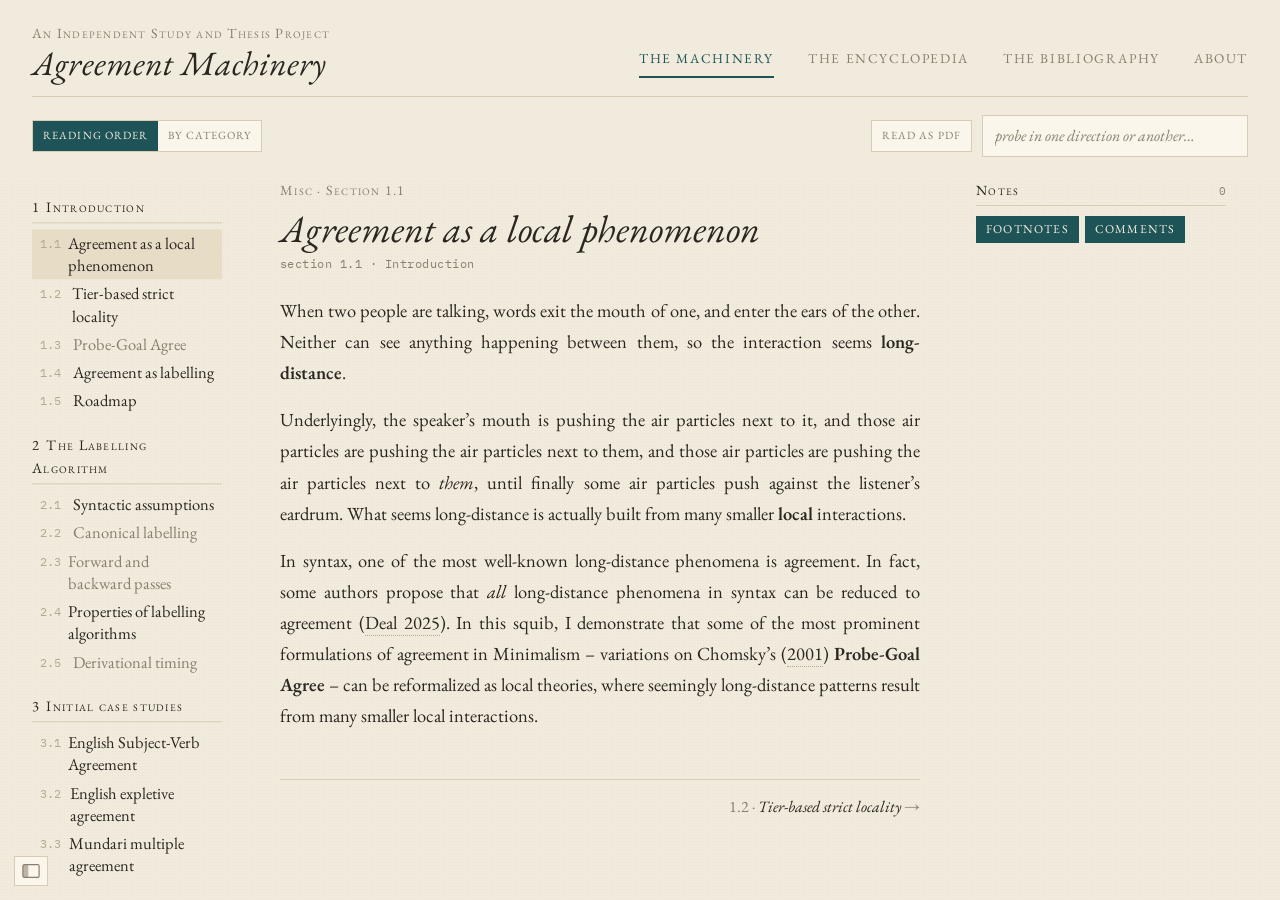
<file: site/index.html>
<!doctype html>
<html lang="en">
<head>
<meta charset="utf-8">
<meta name="viewport" content="width=device-width, initial-scale=1">
<title>Agreement Machinery</title>
<link rel="stylesheet" href="css/site.css?v=33">
</head>
<body>

<header class="top">
  <div class="wrap">
    <div class="mast">
      <div>
        <p class="kicker">An Independent Study and Thesis Project</p>
        <h1 class="brand" data-go="introduction">Agreement Machinery</h1>
      </div>
      <nav class="tabs">
        <a data-tab="machinery" class="on" data-go="introduction">The Machinery</a>
        <a data-tab="encyclopedia" data-go="encyclopedia" hidden>Old Encyclopedia</a><!-- archived; remove "hidden" to bring it back -->
        <a data-tab="summaries" data-go="summaries">The Encyclopedia</a>
        <a data-tab="bibliography" data-go="bibliography">The Bibliography</a>
        <a data-tab="about" data-go="about">About</a>
      </nav>
    </div>
  </div>
</header>
<div class="toolbarbar">
  <div class="wrap">
    <div class="toolbar">
      <div class="pill" id="sidemode">
        <button data-mode="order" class="on">Reading Order</button>
        <button data-mode="cat">By Category</button>
      </div>
      <button class="menubtn" id="menubtn">☰ Contents</button>
      <a class="pdfbtn" id="pdfbtn" href="agreement-machinery.pdf" target="_blank" rel="noopener">Read as PDF</a>
      <input class="search" id="search" placeholder="probe in one direction or another…">
    </div>
  </div>
</div>

<div class="wrap">
<div class="layout">
  <aside class="side" id="side"></aside>
  <main id="pages">
  <div id="loading" class="loading">transducing…</div>

  <section class="page" data-page="encyclopedia"><div class="single shelf">
    <h1 class="title">Old Encyclopedia</h1>
    <div class="meta" id="enc-meta"></div>
    <div class="enc-tools">
      <input class="search enc-search" id="enc-q" placeholder="specify ahead…">
      <div class="enc-feats" id="enc-feats"></div>
    </div>
    <div class="stack-head" id="stack-head">
      <button data-k="name">Phenomenon</button><button data-k="lang">Language</button><button data-k="probe">Probe</button>
      <button data-k="goal">Goal</button><button data-k="feats">Features</button><button data-k="block">Blockers</button>
    </div>
    <div class="stack" id="stack"></div>
    <svg class="plank" id="plank" viewBox="0 0 1000 18" preserveAspectRatio="none"></svg>
    <div class="legend" id="enc-legend"></div>
  </div></section>

  <section class="page" data-page="phen"><div class="single">
    <p class="crumb"><a class="back" data-go="encyclopedia">← Old Encyclopedia</a></p>
    <h1 class="title" id="ph-title"></h1>
    <div class="meta" id="ph-meta"></div>
    <div class="card" id="ph-card"></div>
    <article id="ph-body"></article>
    <div class="chapnav" id="ph-nav"></div>
  </div></section>

  <section class="page" data-page="summaries"><div class="single">
    <h1 class="title">The Encyclopedia</h1>
    <div class="meta" id="read-meta"></div>
    <ul class="readings" id="read-list"></ul>
  </div></section>

  <section class="page" data-page="reading"><div class="single">
    <p class="crumb"><a class="back" data-go="summaries">← The Encyclopedia</a></p>
    <h1 class="title" id="rd-title"></h1>
    <div class="meta" id="rd-meta"></div>
    <p class="rd-cite" id="rd-cite"></p>
    <article><div class="abstract" id="rd-abstract"></div><div id="rd-body"></div></article>
    <div class="chapnav" id="rd-nav"></div>
  </div></section>

  <section class="page" data-page="bibliography"><div class="single">
    <h1 class="title">The Bibliography</h1>
    <div class="meta" id="bib-meta"></div>
    <ul class="bib" id="bib-list"></ul>
  </div></section>

  <section class="page" data-page="about"><div class="single">
    <h1 class="title">About</h1>
    <div class="meta">this page is a work in progress</div>
    <article><p>This website is the knowledge base and working draft of an independent study and thesis project for the Yale Linguistics Department. The draft is compiled from LaTeX files. Credit to Claire Wang's <a href="https://invisible-cities.vercel.app/" target="_blank" rel="noopener">Invisible Cities</a> for the CSS vibe.</p></article>
  </div></section>

  <section class="page" data-page="checker"><div class="single">
    <p class="crumb"><a class="back" data-go="introduction">← back</a></p>
    <h1 class="title">Checker</h1>
    <div class="meta">check a tree set against the most likely properties of the labelling algorithm</div>
    <div class="pill ck-tabs" id="ck-tabs"><button data-tab-ck="entry" class="on">Checker</button><button data-tab-ck="code">Code</button></div>
    <div id="ck-entry"></div>
    <div id="ck-code" hidden></div>
  </div></section>

  <section class="page" data-page="stub"><div class="single">
    <p class="crumb" id="stub-crumb"></p><h1 class="title" id="stub-title"></h1>
    <div class="meta">not drafted</div>
    <div class="placeholder" id="stub-msg"></div>
  </div></section>
  </main>
</div>
</div>

<div class="pop" id="pop"></div>
<button class="sidetog left" id="togleft" title="Toggle contents"><svg viewBox="0 0 20 16"><rect x="1" y="1" width="18" height="14" rx="1.5"/><rect class="fill" x="1" y="1" width="6" height="14"/></svg></button>
<button class="sidetog right" id="togright" title="Toggle notes"><svg viewBox="0 0 20 16"><rect x="1" y="1" width="18" height="14" rx="1.5"/><rect class="fill" x="13" y="1" width="6" height="14"/></svg></button>

<script src="js/latex.js?v=33"></script>
<script src="js/diagrams.js?v=33"></script>
<script src="js/code.js?v=33"></script>
<script src="js/checker.js?v=33"></script>
<script src="js/readers.js?v=33"></script>
<script src="js/app.js?v=33"></script>
</body>
</html>
</file>
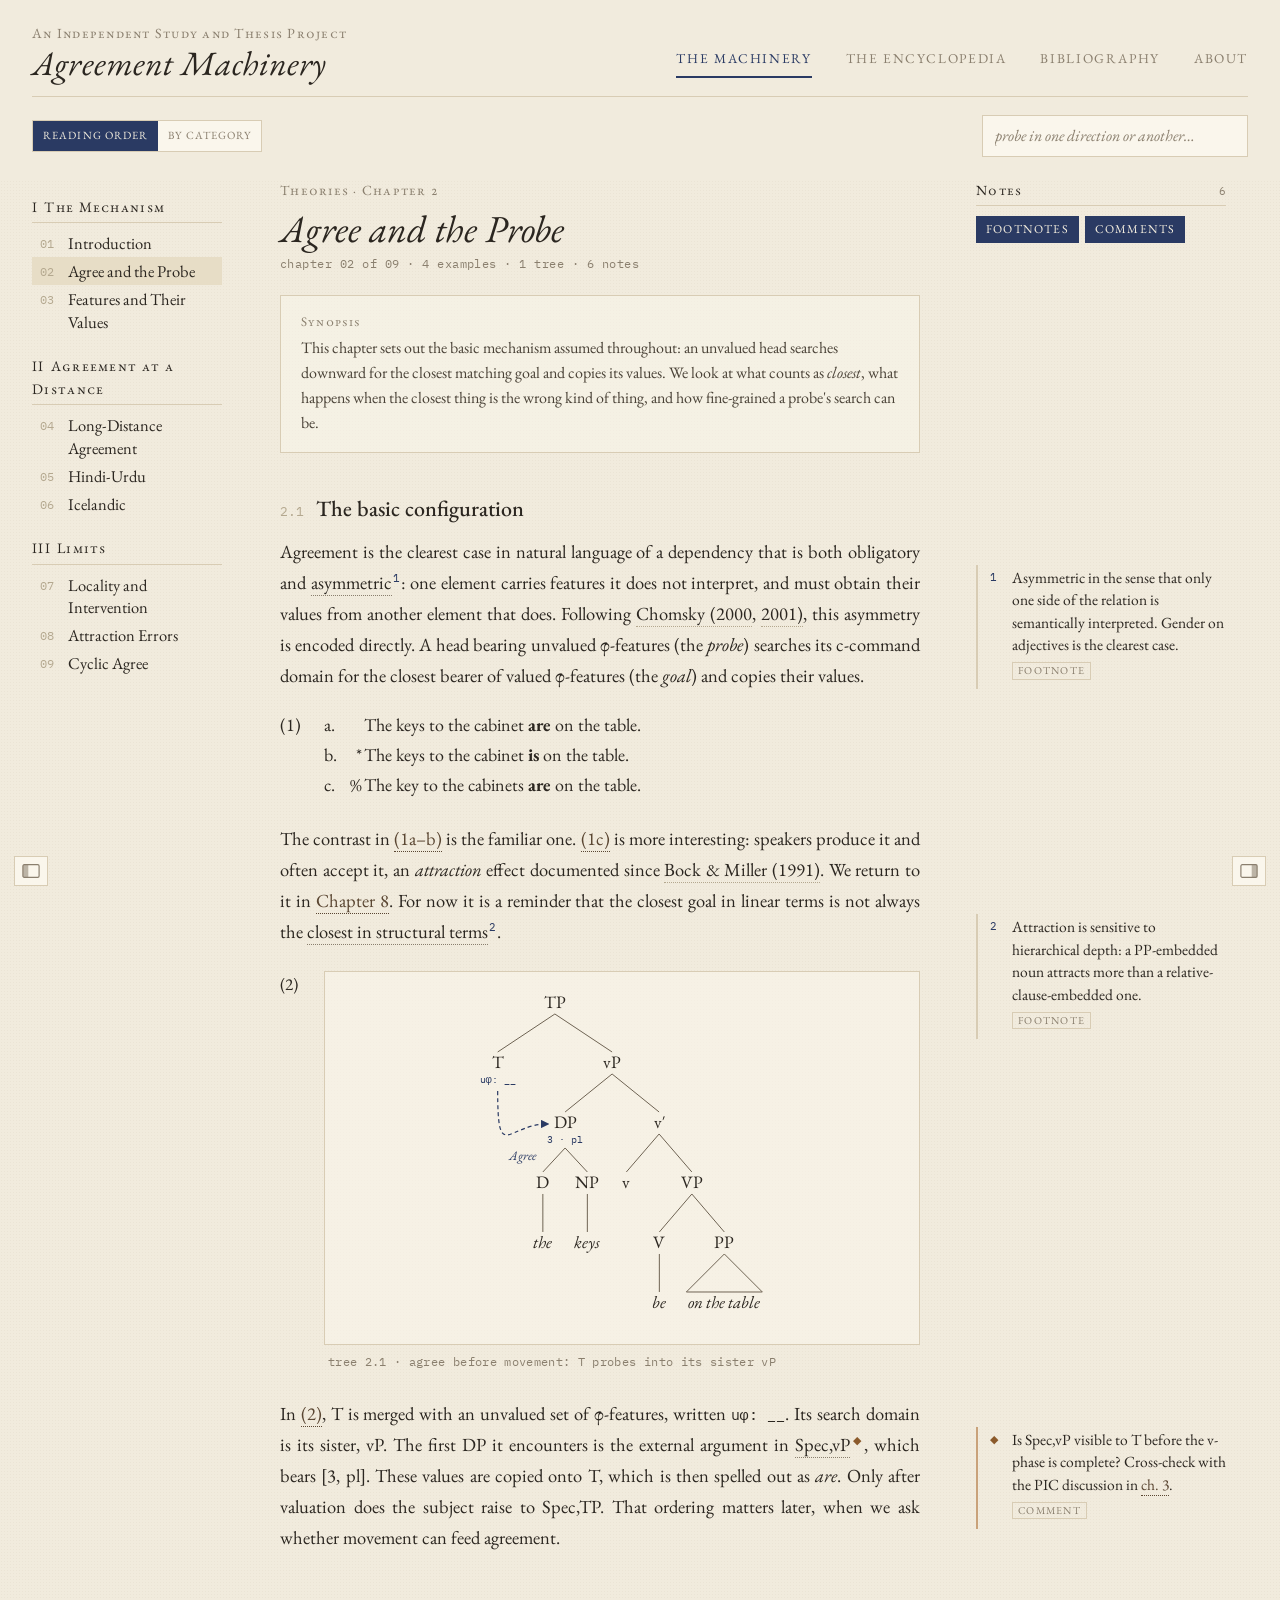
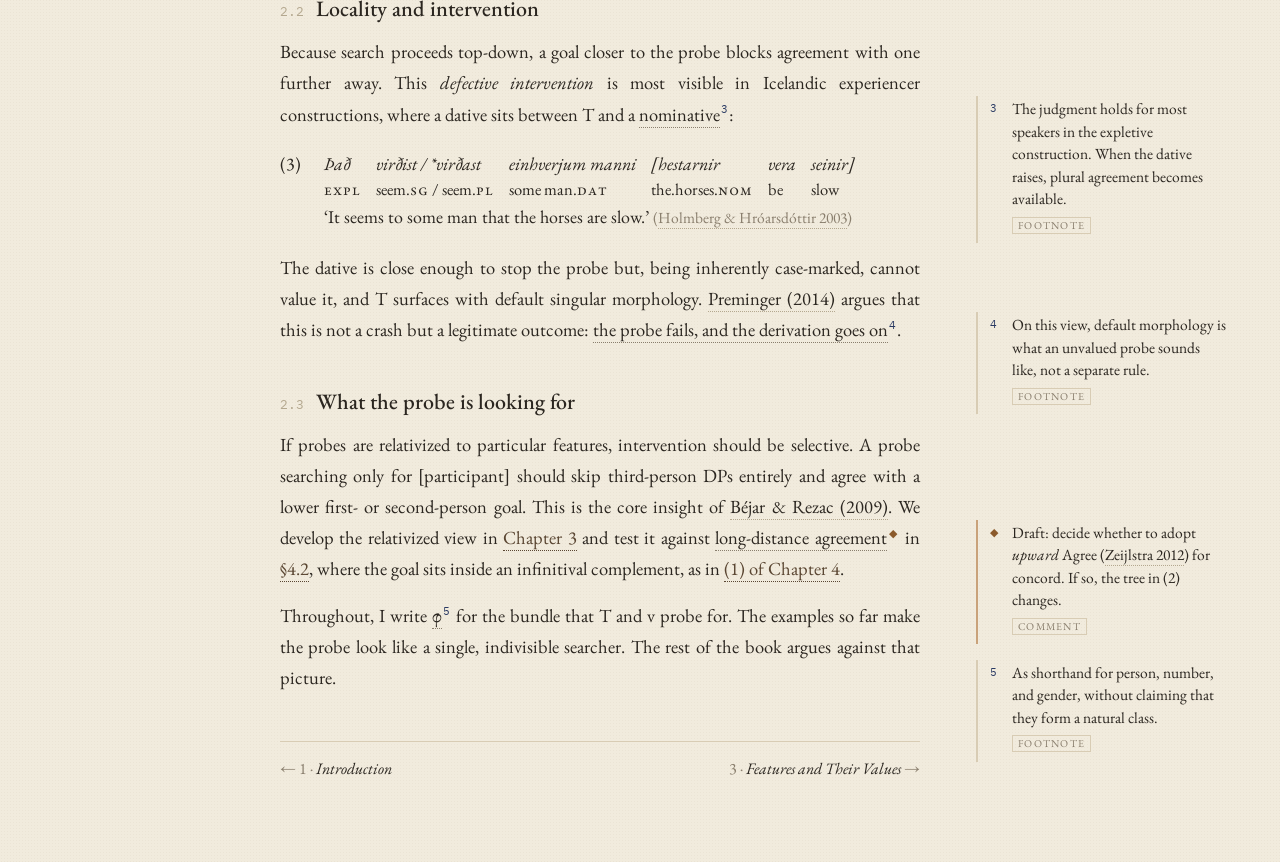
<file: sketch/index.html>
<!doctype html>
<html lang="en">
<head>
<meta charset="utf-8">
<meta name="viewport" content="width=device-width, initial-scale=1">
<title>Agreement Machinery</title>
<link rel="preconnect" href="https://fonts.googleapis.com">
<link href="https://fonts.googleapis.com/css2?family=EB+Garamond:ital,wght@0,400;0,500;0,600;1,400;1,500&family=IBM+Plex+Mono:wght@400&display=swap" rel="stylesheet">
<style>
:root{
  --bg:#F1EBDD; --paper:#FAF6EC; --ink:#2B2620; --muted:#8A7F6E; --faint:#B4A88F;
  --rule:#D8CCB4; --hl:#E7DDC6; --navy:#2A3A63; --tan:#CDBB9B; --link:#5A4632;
  --serif:"EB Garamond", Georgia, serif; --mono:"IBM Plex Mono", ui-monospace, monospace;
}
*{box-sizing:border-box}
html{scroll-behavior:smooth}
body{margin:0;background:var(--bg);color:var(--ink);font-family:var(--serif);font-size:17px;line-height:1.6;
  background-image:radial-gradient(rgba(120,100,60,.05) 1px, transparent 1px);background-size:3px 3px}
a{color:inherit}
.sc{font-variant:small-caps;letter-spacing:.06em}
.wrap{max-width:1320px;margin:0 auto;padding:0 32px}

/* ---------- header / navbar ---------- */
header.top{position:sticky;top:0;z-index:20;background:var(--bg)}
.toolbarbar{position:sticky;top:var(--mast,90px);z-index:19;background:var(--bg)}
.mast{display:flex;align-items:flex-end;justify-content:space-between;gap:24px;padding:22px 0 14px;border-bottom:1px solid var(--rule)}
.kicker{white-space:nowrap;font-variant:small-caps;letter-spacing:.09em;font-size:14px;color:var(--muted);margin:0 0 2px}
.brand{font-style:italic;font-weight:400;font-size:34px;line-height:1.05;margin:0;letter-spacing:.005em;cursor:pointer}
nav.tabs{display:flex;gap:34px;padding-bottom:4px}
nav.tabs a{white-space:nowrap;text-decoration:none;font-size:13.5px;letter-spacing:.12em;text-transform:uppercase;color:var(--muted);padding-bottom:6px;border-bottom:2px solid transparent;cursor:pointer}
nav.tabs a:hover{color:var(--ink)}
nav.tabs a.on{color:var(--navy);border-bottom-color:var(--navy)}
.toolbar{display:flex;justify-content:space-between;align-items:center;padding:18px 0 22px}
.pill{display:inline-flex;border:1px solid var(--rule);background:var(--paper)}
.pill button{font:inherit;font-size:11px;letter-spacing:.1em;text-transform:uppercase;border:0;background:transparent;color:var(--muted);padding:6px 10px;white-space:nowrap;cursor:pointer}
.pill button.on{background:var(--navy);color:#F4EEDF}
.search{margin-left:auto;width:266px;font:inherit;font-size:16px;background:var(--paper);border:1px solid var(--rule);color:var(--ink);padding:7px 12px;outline:none}
.search::placeholder{color:var(--muted);font-style:italic}
.search:focus{border-color:var(--tan)}

/* ---------- layout ---------- */
.layout{display:grid;grid-template-columns:200px minmax(0,1fr);gap:48px;align-items:start}
aside.side{position:sticky;top:calc(var(--hdr,180px) + 16px);max-height:calc(100vh - var(--hdr,180px) - 34px);overflow:auto;padding-right:10px;
  scrollbar-width:thin;scrollbar-color:var(--tan) transparent}
.side h4{font-weight:400;font-variant:small-caps;letter-spacing:.09em;font-size:14.5px;margin:18px 0 6px;padding-bottom:4px;border-bottom:1px solid var(--rule);color:var(--ink)}
.side h4:first-child{margin-top:0}
.side h4 .rn{margin-right:6px}
.side .cat{font-style:italic;color:var(--muted);font-size:15.5px;margin:8px 0 2px 2px}
.side .cat:before{content:"❧ ";color:var(--tan);font-style:normal}
.side ol{list-style:none;margin:0;padding:0}
.side li a{display:flex;gap:12px;padding:3px 8px;text-decoration:none;font-size:16.5px;line-height:1.35;cursor:pointer}
.side li a .n{font-family:var(--mono);font-size:11.5px;color:var(--faint);padding-top:4px;min-width:16px}
.side li a:hover{background:rgba(205,187,155,.25)}
.side li a.on{background:var(--hl)}
.side .empty{font-style:italic;color:var(--muted);font-size:15px;padding:4px 8px}

body.noside .toolbarbar{display:none}
body.noside .layout{padding-top:26px}
body.noside .sidetog{display:none}
body.hideleft .layout{grid-template-columns:minmax(0,1fr)}
body.hideleft aside.side{display:none}
body.hideright .pagegrid{grid-template-columns:minmax(0,640px)}
body.hideright .margin{display:none}
body.hideleft .pagegrid, body.hideright .pagegrid{justify-content:center}
.menubtn{display:none;white-space:nowrap;font:inherit;font-size:11px;letter-spacing:.1em;text-transform:uppercase;border:1px solid var(--rule);background:var(--paper);color:var(--muted);padding:6px 10px;cursor:pointer}
.ex.wide,figure.tree.wide{position:relative;z-index:2}
.page{display:none}
.page.on{display:block}
.pagegrid{display:grid;grid-template-columns:minmax(0,640px) 250px;gap:56px;align-items:start}

/* ---------- article ---------- */
.crumb{font-variant:small-caps;letter-spacing:.09em;font-size:14px;color:var(--muted);margin:0}
h1.title{font-style:italic;font-weight:400;font-size:38px;line-height:1.1;margin:6px 0 4px}
.meta{font-family:var(--mono);font-size:12px;color:var(--muted);letter-spacing:.04em;margin-bottom:22px}
.abstract{border:1px solid var(--rule);background:rgba(250,246,236,.55);padding:16px 20px;font-size:16px;line-height:1.55;color:#4a4237;margin-bottom:30px}
.abstract .lbl{display:block;font-variant:small-caps;letter-spacing:.09em;font-size:13px;color:var(--muted);margin-bottom:4px}
article h2{font-weight:500;font-size:22px;margin:38px 0 10px;scroll-margin-top:200px}
article h2 .num{font-family:var(--mono);font-size:13px;color:var(--faint);margin-right:12px;font-weight:400}
article p{margin:0 0 16px;font-size:18.5px;line-height:1.68;hyphens:auto;text-align:justify}
.ref{font-family:var(--mono);font-size:10.5px;color:var(--navy);vertical-align:super;line-height:0;padding:0 1px 0 1px;cursor:pointer}
.ref.com{color:#8b5a2b}
.ref.com:before{content:"◆"}
.anch{border-bottom:1px dotted var(--muted)}
.anch.hot,.ref.hot{background:var(--hl)}
.xref{color:var(--link);text-decoration:none;border-bottom:1px dotted var(--link);cursor:pointer}
.xref:hover{background:var(--hl)}
.cite{color:inherit;text-decoration:none;border-bottom:1px dotted var(--faint);cursor:pointer}
.cite:hover{background:var(--hl)}

/* ---------- linguistic examples (expex-style) ---------- */
.ex{display:grid;grid-template-columns:44px minmax(0,1fr);margin:20px 0 22px;font-size:18px;line-height:1.5;scroll-margin-top:210px}
.ex.flash{animation:flash 1.6s ease}
@keyframes flash{0%,40%{background:var(--hl)}100%{background:transparent}}
.ex .no{color:var(--ink)}
.ex .sub{display:grid;grid-template-columns:24px minmax(0,1fr);margin-bottom:3px}
.ex .sub .l{color:var(--ink)}
.ex .sub > span:last-child{padding-left:.9em}
.j{display:inline-block;width:.9em;margin-left:-.9em;text-align:right;padding-right:2px}
.gloss{display:flex;flex-wrap:wrap;gap:0 15px}
.gloss .w{display:inline-flex;flex-direction:column}
.gloss .w .o{font-style:italic}
.gloss .w .g{font-size:16.5px}
.trans{margin-top:2px}
.src{color:var(--muted);font-size:15.5px}
figure.tree{margin:24px 0 26px;display:grid;grid-template-columns:44px minmax(0,1fr)}
figure.tree .box{border:1px solid var(--rule);background:rgba(250,246,236,.6);padding:18px 10px 10px;overflow-x:auto}
figure.tree svg{display:block;margin:0 auto;max-width:100%;height:auto}
figure.tree figcaption{font-family:var(--mono);font-size:11.5px;color:var(--muted);padding:8px 4px 0;letter-spacing:.03em}
.tree text{font-family:var(--serif);fill:var(--ink)}
.tree .leaf{font-style:italic}
.tree .feat{font-family:var(--mono);font-size:10.5px;fill:var(--navy)}
.tree line,.tree polygon{stroke:#6E6353;stroke-width:1;fill:none}
.tree .agree{stroke:var(--navy);stroke-width:1.2;stroke-dasharray:4 3;fill:none}
.tree .alabel{font-style:italic;font-size:13px;fill:var(--navy)}

.chapnav{display:flex;justify-content:space-between;border-top:1px solid var(--rule);margin-top:48px;padding:14px 0 80px;font-size:16px}
.chapnav a{text-decoration:none;cursor:pointer;color:var(--muted)}
.chapnav a:hover{color:var(--ink)}
.chapnav i{color:var(--ink)}

/* ---------- marginalia ---------- */
.margin{position:relative;min-height:400px}
.mhead{display:flex;justify-content:space-between;align-items:baseline;border-bottom:1px solid var(--rule);padding-bottom:4px}
.mhead .t{font-variant:small-caps;letter-spacing:.09em;font-size:14px}
.mhead .c{font-family:var(--mono);font-size:11px;color:var(--muted)}
.chips{display:flex;gap:6px;flex-wrap:wrap;margin:10px 0 0}
.chip{font:inherit;font-size:12px;letter-spacing:.1em;text-transform:uppercase;border:1px solid var(--rule);background:var(--paper);color:var(--muted);padding:3px 9px;cursor:pointer}
.chip.on{background:var(--navy);color:#F4EEDF;border-color:var(--navy)}
.note{position:absolute;left:0;right:0;display:grid;grid-template-columns:22px 1fr;padding:2px 0 8px 12px;border-left:2px solid var(--rule);
  font-size:15.5px;line-height:1.45;transition:top .25s ease, background .15s}
.note .k{font-family:var(--mono);font-size:11px;color:var(--navy);padding-top:3px}
.note.com{border-left-color:#C9A27A}
.note.com .k{color:#8b5a2b}
.note .tag{display:inline-block;margin-top:6px;font-size:10.5px;letter-spacing:.12em;text-transform:uppercase;color:var(--muted);border:1px solid var(--rule);padding:0 5px}
.note.hot{background:rgba(231,221,198,.75)}
.note.hidden{display:none}
.note i{font-style:italic}

/* ---------- hover preview ---------- */
.pop{position:absolute;z-index:50;max-width:430px;background:var(--paper);border:1px solid var(--tan);box-shadow:0 6px 24px rgba(60,45,20,.16);padding:12px 16px;font-size:15.5px;line-height:1.5;display:none;pointer-events:none}
.pop .pk{font-variant:small-caps;letter-spacing:.09em;font-size:12.5px;color:var(--muted)}
.pop .pt{font-style:italic;font-size:21px;margin:0 0 4px}
.pop .ex{margin:4px 0;font-size:16px}
.pop .gloss .w .g{font-size:14.5px}

/* ---------- bibliography / misc pages ---------- */
.single{max-width:760px}
body.noside .layout{grid-template-columns:minmax(0,1fr)}
body.noside aside.side{display:none}
body.noside .single{margin:0 auto}
.bib{list-style:none;padding:0;margin:10px 0 80px}
.bib li{padding:12px 0 12px 28px;text-indent:-28px;border-bottom:1px solid rgba(216,204,180,.6);font-size:17.5px;scroll-margin-top:210px}
.bib li .by{font-family:var(--mono);font-size:11px;color:var(--muted);text-indent:0;display:block;margin:3px 0 0 0}
.bib li .by a{color:var(--navy);text-decoration:none;border-bottom:1px dotted var(--navy);cursor:pointer;margin-right:10px}
.bib li.flash{animation:flash 1.6s ease}
.letter{font-variant:small-caps;letter-spacing:.1em;color:var(--muted);font-size:15px;margin:26px 0 0;border-bottom:1px solid var(--rule);padding-bottom:2px}
/* ---------- encyclopedia: a stack of books ---------- */
body.noside .single.shelf{max-width:1040px}
.enc-tools{display:flex;justify-content:space-between;align-items:center;gap:16px;margin:4px 0 26px;flex-wrap:wrap}
.enc-search{margin-left:0;width:300px}
.enc-feats{display:flex;align-items:center;gap:6px}
.enc-feats .lbl{font-variant:small-caps;letter-spacing:.09em;font-size:14px;color:var(--muted);margin-right:4px}
.enc-feats .chip{font-family:var(--serif);font-size:15px;letter-spacing:0;text-transform:none;min-width:34px}
:root{--cols:2.6fr .9fr .75fr 1.5fr .65fr 1.4fr}
.stack-head{display:grid;grid-template-columns:var(--cols);padding:0 54px 6px;gap:0}
.stack-head button{white-space:nowrap;font:inherit;text-align:left;background:none;border:0;padding:0 12px;cursor:pointer;
  font-variant:small-caps;letter-spacing:.09em;font-size:14px;color:var(--muted)}
.stack-head button:first-child{padding-left:0}
.stack-head button:hover{color:var(--ink)}
.stack-head button.on{color:var(--navy)}
.stack-head button.on:after{content:" ↓";font-family:var(--mono);font-size:11px}
.stack-head button.on.desc:after{content:" ↑"}
.stack{padding:0 40px;display:flex;flex-direction:column}
.book{position:relative;display:grid;grid-template-columns:var(--cols);align-items:center;
  min-height:var(--h);margin:-2px calc(-1*var(--r)) 0 calc(-1*var(--l));padding:8px calc(var(--r) + 16px) 8px calc(var(--l) + 16px);
  color:var(--ink);text-decoration:none;cursor:pointer;rotate:var(--rot);
  transition:translate .28s cubic-bezier(.2,.7,.3,1), rotate .28s ease}
.book > .outline{position:absolute;inset:0;width:100%;height:100%;overflow:visible;z-index:0;pointer-events:none}
.book > .outline .body{fill:#F6F0E1;stroke:var(--ink);stroke-width:1.25;stroke-linejoin:round}
.book > .outline .line{fill:none;stroke:var(--ink);stroke-width:1;stroke-linecap:round}
.book > .outline .ghost{fill:none;stroke:var(--ink);stroke-width:.8;opacity:.28}
.book:hover,.book:focus-visible{translate:18px 0;rotate:calc(var(--rot) * .3);z-index:3;outline:none}
.book:hover > .outline .body,.book:focus-visible > .outline .body{fill:var(--paper)}
.book .cell{position:relative;z-index:1;padding:0 12px;font-size:15px;line-height:1.3;border-left:1px solid rgba(43,38,32,.16)}
.book .cell.name{padding-left:0;border-left:0;font-style:italic;font-size:18.5px;letter-spacing:.005em}
.book.label .cell.name span{display:inline-block;line-height:1.25;padding:2px 10px;border:1px solid var(--ink);border-radius:2px 3px 2px 4px;rotate:-.4deg}
.book .cell.feats{font-size:16px;letter-spacing:.06em}
.book .cell.dim{color:var(--muted)}
.book.gone{display:none}
.plank{display:block;width:calc(100% - 12px);height:18px;margin:4px 6px 0;overflow:visible}
.plank path{fill:none;stroke:var(--ink);stroke-linecap:round}
.legend{font-family:var(--mono);font-size:11.5px;color:var(--muted);text-align:center;margin:22px 0 80px}
.stack .empty{font-style:italic;color:var(--muted);text-align:center;padding:30px 0}

/* phenomenon page */
.back{color:var(--muted);text-decoration:none;cursor:pointer}
.back:hover{color:var(--ink)}
.card{display:grid;grid-template-columns:14px 1fr;border:1px solid var(--rule);background:var(--paper);margin:6px 0 30px}
.card .spine{border-right:1px solid var(--ink);background:repeating-linear-gradient(45deg,var(--ink) 0 1px,transparent 1px 6px)}
.card dl{margin:0;padding:6px 22px;display:grid;grid-template-columns:120px 1fr}
.card dt,.card dd{margin:0;padding:9px 0;border-bottom:1px solid rgba(216,204,180,.7)}
.card dt{font-variant:small-caps;letter-spacing:.09em;font-size:14px;color:var(--muted)}
.card dd{font-size:17.5px}
.card dl > :nth-last-child(-n+2){border-bottom:0}
.placeholder{border:1px dashed var(--tan);padding:40px;text-align:center;color:var(--muted);font-style:italic;margin-top:20px}

.sidetog{position:fixed;bottom:14px;z-index:60;width:34px;height:30px;padding:6px 7px;background:var(--paper);border:1px solid var(--rule);cursor:pointer;color:var(--muted)}
.sidetog:hover{color:var(--ink);border-color:var(--tan)}
.sidetog.left{left:14px} .sidetog.right{right:14px}
.sidetog svg{display:block;width:100%;height:100%;fill:none;stroke:currentColor;stroke-width:1.3}
.sidetog .fill{fill:currentColor;stroke:none;opacity:.55}
.sidetog.off .fill{opacity:0}
body.nonotes .sidetog.right{display:none}
.pop.note-pop{pointer-events:auto;cursor:pointer;max-width:340px}
.pop.note-pop .hint{display:block;margin-top:6px;font-family:var(--mono);font-size:10.5px;color:var(--muted)}

@media (max-width:1180px){ .pagegrid{grid-template-columns:minmax(0,1fr) 220px;gap:36px} nav.tabs{gap:22px} nav.tabs a{font-size:12.5px} }
@media (max-width:980px){
  .layout{grid-template-columns:1fr;gap:0} aside.side{display:none}
  body.noside aside.side{display:none}
  body.sideopen aside.side{display:block;position:static;max-height:none;overflow:visible;padding:0 0 24px}
  .toolbar{flex-wrap:wrap;justify-content:flex-start;gap:12px 10px} .search{order:0;width:100%;margin-left:0}
  .menubtn{display:inline-block;order:1} .pill{order:2}
  .toolbarbar{position:static}
  nav.tabs{gap:16px;flex-wrap:wrap} nav.tabs a{font-size:12.5px}
}
@media (max-width:760px){
  .wrap{padding:0 16px}
  .pill button,.menubtn{padding:6px 8px;letter-spacing:.06em}
  .toolbar{gap:12px 8px}
  .mast{flex-direction:column;align-items:flex-start;gap:10px}
  .pagegrid{grid-template-columns:1fr}
  .note{position:static;margin-bottom:10px}
  header.top{position:static}
  article p{text-align:left}
  .enc-search{width:100%}
  .stack-head{display:flex;flex-wrap:wrap;gap:6px 14px;padding:0 0 10px}
  .stack-head button{padding:0}
  .stack{padding:0 12px}
  .book{display:block;margin:0 calc(-.35*var(--r)) 0 calc(-.35*var(--l));padding:10px calc(.35*var(--r) + 18px) 10px calc(.35*var(--l) + 18px)}
  .book:hover{translate:8px 0}
  .book .cell{display:inline;border:0;padding:0;font-size:14px}
  .book .cell.name{display:block;margin-bottom:3px}
  .book .cell:not(.name):before{content:attr(data-label) " ";font-variant:small-caps;letter-spacing:.06em;opacity:.7}
  .book .cell:not(.name):not(:last-child):after{content:"  ·  ";opacity:.5}
  .card dl{grid-template-columns:96px 1fr;padding:4px 16px}
}
</style>
</head>
<body>

<header class="top">
  <div class="wrap">
    <div class="mast">
      <div>
        <p class="kicker">An Independent Study and Thesis Project</p>
        <h1 class="brand" data-go="ch2">Agreement Machinery</h1>
      </div>
      <nav class="tabs">
        <a data-tab="machinery" class="on" data-go="ch2">The Machinery</a>
        <a data-tab="encyclopedia" data-go="encyclopedia">The Encyclopedia</a>
        <a data-tab="bibliography" data-go="bibliography">Bibliography</a>
        <a data-tab="about" data-go="about">About</a>
      </nav>
    </div>
  </div>
</header>
<div class="toolbarbar">
  <div class="wrap">
    <div class="toolbar">
      <div class="pill" id="sidemode">
        <button data-mode="order" class="on">Reading Order</button>
        <button data-mode="cat">By Category</button>
      </div>
      <button class="menubtn" id="menubtn">☰ Contents</button>
      <input class="search" id="search" placeholder="probe in one direction or another…">
    </div>
  </div>
</div>

<div class="wrap">
<div class="layout">
  <aside class="side" id="side"></aside>

  <main id="pages">

  <!-- =================== CHAPTER 2 =================== -->
  <section class="page" data-page="ch2">
   <div class="pagegrid">
    <article>
      <p class="crumb">Theories · Chapter 2</p>
      <h1 class="title">Agree and the Probe</h1>
      <div class="meta">chapter 02 of 09 · 4 examples · 1 tree · 6 notes</div>
      <div class="abstract"><span class="lbl">Synopsis</span>
        This chapter sets out the basic mechanism assumed throughout: an unvalued head searches downward for the closest
        matching goal and copies its values. We look at what counts as <i>closest</i>, what happens when the closest thing
        is the wrong kind of thing, and how fine-grained a probe's search can be.</div>

      <h2 id="s2-1"><span class="num">2.1</span>The basic configuration</h2>
      <p>Agreement is the clearest case in natural language of a dependency that is both obligatory and
        <span class="anch" data-a="f1">asymmetric</span><span class="ref" data-r="f1">1</span>: one element carries features it does not
        interpret, and must obtain their values from another element that does. Following
        <a class="cite" data-bib="chomsky2000">Chomsky (2000</a>, <a class="cite" data-bib="chomsky2001">2001)</a>, this asymmetry is
        encoded directly. A head bearing unvalued φ-features (the <i>probe</i>) searches its c-command domain for the closest
        bearer of valued φ-features (the <i>goal</i>) and copies their values.</p>

      <div class="ex" id="ch2-ex1"><span class="no">(1)</span><div>
        <div class="sub"><span class="l">a.</span><span><span class="j"></span>The keys to the cabinet <b>are</b> on the table.</span></div>
        <div class="sub"><span class="l">b.</span><span><span class="j">*</span>The keys to the cabinet <b>is</b> on the table.</span></div>
        <div class="sub"><span class="l">c.</span><span><span class="j">%</span>The key to the cabinets <b>are</b> on the table.</span></div>
      </div></div>

      <p>The contrast in <a class="xref" data-ex="ch2-ex1">(1a–b)</a> is the familiar one. <a class="xref" data-ex="ch2-ex1">(1c)</a> is more
        interesting: speakers produce it and often accept it, an <i>attraction</i> effect documented since
        <a class="cite" data-bib="bock1991">Bock &amp; Miller (1991)</a>. We return to it in
        <a class="xref" data-go="ch8">Chapter 8</a>. For now it is a reminder that the closest goal in linear terms is not always the
        <span class="anch" data-a="f2">closest in structural terms</span><span class="ref" data-r="f2">2</span>.</p>

      <figure class="tree" id="ch2-ex2"><span class="no">(2)</span><div>
        <div class="box"><svg data-tree="[TP [T#p|uφ:__] [vP [DP#g|3·pl [D the] [NP keys]] [v′ [v] [VP [V be] [^PP {on the table}]]]]]" data-arrows="p>g:Agree"></svg></div>
        <figcaption>tree 2.1 · agree before movement: T probes into its sister vP</figcaption>
      </div></figure>

      <p>In <a class="xref" data-ex="ch2-ex2">(2)</a>, T is merged with an unvalued set of φ-features, written <span style="font-family:var(--mono);font-size:15px">uφ: __</span>.
        Its search domain is its sister, vP. The first DP it encounters is the external argument in
        <span class="anch" data-a="r1">Spec,vP</span><span class="ref com" data-r="r1"></span>, which bears [3, pl]. These values are copied
        onto T, which is then spelled out as <i>are</i>. Only after valuation does the subject raise to Spec,TP. That ordering matters
        later, when we ask whether movement can feed agreement.</p>

      <h2 id="s2-2"><span class="num">2.2</span>Locality and intervention</h2>
      <p>Because search proceeds top-down, a goal closer to the probe blocks agreement with one further away. This
        <i>defective intervention</i> is most visible in Icelandic experiencer constructions, where a dative sits between T and a
        <span class="anch" data-a="f3">nominative</span><span class="ref" data-r="f3">3</span>:</p>

      <div class="ex" id="ch2-ex3"><span class="no">(3)</span><div>
        <div class="gloss">
          <span class="w"><span class="o">Það</span><span class="g">EXPL</span></span>
          <span class="w"><span class="o">virðist / *virðast</span><span class="g">seem.SG / seem.PL</span></span>
          <span class="w"><span class="o">einhverjum manni</span><span class="g">some man.DAT</span></span>
          <span class="w"><span class="o">[hestarnir</span><span class="g">the.horses.NOM</span></span>
          <span class="w"><span class="o">vera</span><span class="g">be</span></span>
          <span class="w"><span class="o">seinir]</span><span class="g">slow</span></span>
        </div>
        <div class="trans">‘It seems to some man that the horses are slow.’ <span class="src">(<a class="cite" data-bib="holmberg2003">Holmberg &amp; Hróarsdóttir 2003</a>)</span></div>
      </div></div>

      <p>The dative is close enough to stop the probe but, being inherently case-marked, cannot value it, and T surfaces with default
        singular morphology. <a class="cite" data-bib="preminger2014">Preminger (2014)</a> argues that this is not a crash but a
        legitimate outcome: <span class="anch" data-a="f4">the probe fails, and the derivation goes on</span><span class="ref" data-r="f4">4</span>.</p>

      <h2 id="s2-3"><span class="num">2.3</span>What the probe is looking for</h2>
      <p>If probes are relativized to particular features, intervention should be selective. A probe searching only for
        [participant] should skip third-person DPs entirely and agree with a lower first- or second-person goal. This is the core
        insight of <a class="cite" data-bib="bejar2009">Béjar &amp; Rezac (2009)</a>. We develop the relativized view in
        <a class="xref" data-go="ch3">Chapter 3</a> and test it against <span class="anch" data-a="r2">long-distance agreement</span><span class="ref com" data-r="r2"></span>
        in <a class="xref" data-go="ch4" data-to="s4-2">§4.2</a>, where the goal sits inside an infinitival complement, as in
        <a class="xref" data-ex="ch4-ex1">(1) of Chapter 4</a>.</p>

      <p>Throughout, I write <span class="anch" data-a="f5">φ</span><span class="ref" data-r="f5">5</span> for the bundle that
        T and v probe for. The examples so far make the probe look like a single, indivisible searcher. The rest of the book
        argues against that picture.</p>

      <div class="chapnav"><a data-go="ch1">← 1 · <i>Introduction</i></a><a data-go="ch3">3 · <i>Features and Their Values</i> →</a></div>
    </article>

    <div class="margin">
      <div class="mhead"><span class="t">Notes</span><span class="c">6</span></div>
      <div class="chips"><button class="chip on" data-kind="fn">Footnotes</button><button class="chip on" data-kind="com">Comments</button></div>
      <div class="note fn" data-n="f1"><span class="k">1</span><div>Asymmetric in the sense that only one side of the relation is semantically interpreted. Gender on adjectives is the clearest case.<br><span class="tag">footnote</span></div></div>
      <div class="note fn" data-n="f2"><span class="k">2</span><div>Attraction is sensitive to hierarchical depth: a PP-embedded noun attracts more than a relative-clause-embedded one.<br><span class="tag">footnote</span></div></div>
      <div class="note com" data-n="r1"><span class="k">◆</span><div>Is Spec,vP visible to T before the v-phase is complete? Cross-check with the PIC discussion in <a class="xref" data-go="ch3">ch. 3</a>.<br><span class="tag">comment</span></div></div>
      <div class="note fn" data-n="f3"><span class="k">3</span><div>The judgment holds for most speakers in the expletive construction. When the dative raises, plural agreement becomes available.<br><span class="tag">footnote</span></div></div>
      <div class="note fn" data-n="f4"><span class="k">4</span><div>On this view, default morphology is what an unvalued probe sounds like, not a separate rule.<br><span class="tag">footnote</span></div></div>
      <div class="note com" data-n="r2"><span class="k">◆</span><div>Draft: decide whether to adopt <i>upward</i> Agree (<a class="cite" data-bib="zeijlstra2012">Zeijlstra 2012</a>) for concord. If so, the tree in (2) changes.<br><span class="tag">comment</span></div></div>
      <div class="note fn" data-n="f5"><span class="k">5</span><div>As shorthand for person, number, and gender, without claiming that they form a natural class.<br><span class="tag">footnote</span></div></div>
    </div>
   </div>
  </section>

  <!-- =================== CHAPTER 4 =================== -->
  <section class="page" data-page="ch4">
   <div class="pagegrid">
    <article>
      <p class="crumb">Phenomena · Chapter 4</p>
      <h1 class="title">Long-Distance Agreement</h1>
      <div class="meta">chapter 04 of 09 · 2 examples · 1 tree · 3 notes</div>
      <div class="abstract"><span class="lbl">Synopsis</span>
        In Hindi-Urdu, a matrix verb can agree with the object of an embedded infinitive. We argue this is ordinary downward
        Agree (<a class="xref" data-go="ch2" data-to="s2-1">§2.1</a>) operating across an unusually small complement.</div>

      <h2 id="s4-1"><span class="num">4.1</span>The puzzle</h2>
      <p>In <a class="xref" data-ex="ch4-ex1">(1a)</a>, the matrix verb <i>chaah</i> ‘want’ is feminine. Its own subject is ergative
        and cannot be agreed with, so the feminine value must come from <i>ṭehnii</i> ‘branch’, the object of the
        <span class="anch" data-a="g1">embedded verb</span><span class="ref" data-r="g1">1</span>.</p>

      <div class="ex" id="ch4-ex1"><span class="no">(1)</span><div>
        <div class="sub"><span class="l">a.</span><div>
          <div class="gloss">
            <span class="w"><span class="o">Shahrukh-ne</span><span class="g">Shahrukh-ERG</span></span>
            <span class="w"><span class="o">[ṭehnii</span><span class="g">branch.F</span></span>
            <span class="w"><span class="o">kaaṭ-nii]</span><span class="g">cut-INF.F</span></span>
            <span class="w"><span class="o">chaah-ii</span><span class="g">want-PFV.F</span></span>
            <span class="w"><span class="o">thii</span><span class="g">be.PST.F.SG</span></span>
          </div></div></div>
        <div class="sub"><span class="l">b.</span><div>
          <div class="gloss">
            <span class="w"><span class="o">Shahrukh-ne</span><span class="g">Shahrukh-ERG</span></span>
            <span class="w"><span class="o">[ṭehnii</span><span class="g">branch.F</span></span>
            <span class="w"><span class="o">kaaṭ-naa]</span><span class="g">cut-INF.M</span></span>
            <span class="w"><span class="o">chaah-aa</span><span class="g">want-PFV.M</span></span>
            <span class="w"><span class="o">thaa</span><span class="g">be.PST.M.SG</span></span>
          </div></div></div>
        <div class="trans" style="margin-left:24px">‘Shahrukh had wanted to cut the branch.’ <span class="src">(<a class="cite" data-bib="bhatt2005">Bhatt 2005</a>)</span></div>
      </div></div>

      <p>Both variants are grammatical. What is excluded is mismatch: agreement on the infinitive and on the matrix verb
        <span class="anch" data-a="g2">covary</span><span class="ref" data-r="g2">2</span>. Compare Tsez, where long-distance agreement is
        restricted to topics (<a class="cite" data-bib="polinsky2001">Polinsky &amp; Potsdam 2001</a>).</p>

      <h2 id="s4-2"><span class="num">4.2</span>Restructuring and the size of the complement</h2>
      <p>The covariation follows if the infinitive is a bare vP with no phase boundary of its own, so the matrix probe
        can see straight into it. Structure <a class="xref" data-ex="ch4-ex2">(2)</a> makes this explicit: there is no CP or TP layer
        between matrix T and the embedded object. This is the same downward search as in
        <a class="xref" data-ex="ch2-ex2">(2) of Chapter 2</a>, only over a longer distance.</p>

      <figure class="tree" id="ch4-ex2"><span class="no">(2)</span><div>
        <div class="box"><svg data-tree="[TP [DP Shahrukh-ne] [T′ [vP [VP [vP_{inf} [DP#g|3·sg·F ṭehnii] [V kaaṭ-nii]] [V chaah-ii]] [v]] [T#p|uφ:__]]]" data-arrows="p>g:Agree:low"></svg></div>
        <figcaption>tree 4.1 · matrix T probes into a phase-less vP complement</figcaption>
      </div></figure>

      <p>The prediction is that anything that adds a phase boundary, such as an overt complementizer or a finite embedded clause,
        should block long-distance agreement. Section 4.3 shows that <span class="anch" data-a="g3">it does</span><span class="ref com" data-r="g3"></span>.</p>

      <div class="chapnav"><a data-go="ch3">← 3 · <i>Features and Their Values</i></a><a data-go="ch5">5 · <i>Hindi-Urdu</i> →</a></div>
    </article>
    <div class="margin">
      <div class="mhead"><span class="t">Notes</span><span class="c">3</span></div>
      <div class="chips"><button class="chip on" data-kind="fn">Footnotes</button><button class="chip on" data-kind="com">Comments</button></div>
      <div class="note fn" data-n="g1"><span class="k">1</span><div>In Hindi-Urdu, ergative and dative arguments are opaque to agreement, so the probe looks further.<br><span class="tag">footnote</span></div></div>
      <div class="note fn" data-n="g2"><span class="k">2</span><div><i>*kaaṭ-naa … chaah-ii</i> is sharply out for all consultants.<br><span class="tag">footnote</span></div></div>
      <div class="note com" data-n="g3"><span class="k">◆</span><div>§4.3 not drafted yet. Bring over the <i>ki</i>-clause data from the 2025 handout.<br><span class="tag">comment</span></div></div>
    </div>
   </div>
  </section>

  <!-- =================== BIBLIOGRAPHY =================== -->
  <section class="page" data-page="bibliography">
    <div class="single">
      
      <h1 class="title">Bibliography</h1>
      <div class="meta">10 works · each entry lists where it is cited</div>
      <ul class="bib">
        <li class="letter" style="text-indent:0;padding-left:0;border:0">B</li>
        <li id="bib-bejar2009">Béjar, Susana &amp; Milan Rezac. 2009. Cyclic Agree. <i>Linguistic Inquiry</i> 40(1): 35–73.<span class="by">cited in <a data-go="ch2" data-to="s2-3">ch. 2 §2.3</a></span></li>
        <li id="bib-bhatt2005">Bhatt, Rajesh. 2005. Long distance agreement in Hindi-Urdu. <i>Natural Language &amp; Linguistic Theory</i> 23(4): 757–807.<span class="by">cited in <a data-go="ch4" data-to="s4-1">ch. 4 §4.1</a></span></li>
        <li id="bib-bock1991">Bock, Kathryn &amp; Carol A. Miller. 1991. Broken agreement. <i>Cognitive Psychology</i> 23(1): 45–93.<span class="by">cited in <a data-go="ch2" data-to="s2-1">ch. 2 §2.1</a> <a data-go="ch8">ch. 8</a></span></li>
        <li class="letter" style="text-indent:0;padding-left:0;border:0">C</li>
        <li id="bib-chomsky2000">Chomsky, Noam. 2000. Minimalist inquiries: The framework. In R. Martin, D. Michaels &amp; J. Uriagereka (eds.), <i>Step by Step</i>, 89–155. MIT Press.<span class="by">cited in <a data-go="ch2" data-to="s2-1">ch. 2 §2.1</a></span></li>
        <li id="bib-chomsky2001">Chomsky, Noam. 2001. Derivation by phase. In M. Kenstowicz (ed.), <i>Ken Hale: A Life in Language</i>, 1–52. MIT Press.<span class="by">cited in <a data-go="ch2" data-to="s2-1">ch. 2 §2.1</a></span></li>
        <li class="letter" style="text-indent:0;padding-left:0;border:0">H</li>
        <li id="bib-holmberg2003">Holmberg, Anders &amp; Þorbjörg Hróarsdóttir. 2003. Agreement and movement in Icelandic raising constructions. <i>Lingua</i> 113(10): 997–1019.<span class="by">cited in <a data-go="ch2" data-to="s2-2">ch. 2 §2.2</a></span></li>
        <li class="letter" style="text-indent:0;padding-left:0;border:0">P</li>
        <li id="bib-polinsky2001">Polinsky, Maria &amp; Eric Potsdam. 2001. Long-distance agreement and topic in Tsez. <i>Natural Language &amp; Linguistic Theory</i> 19(3): 583–646.<span class="by">cited in <a data-go="ch4" data-to="s4-1">ch. 4 §4.1</a></span></li>
        <li id="bib-preminger2014">Preminger, Omer. 2014. <i>Agreement and Its Failures</i>. MIT Press.<span class="by">cited in <a data-go="ch2" data-to="s2-2">ch. 2 §2.2</a></span></li>
        <li class="letter" style="text-indent:0;padding-left:0;border:0">Z</li>
        <li id="bib-zeijlstra2012">Zeijlstra, Hedde. 2012. There is only one way to agree. <i>The Linguistic Review</i> 29(3): 491–539.<span class="by">cited in <a data-go="ch2" data-to="s2-3">ch. 2 marginalia</a></span></li>
      </ul>
    </div>
  </section>

  <section class="page" data-page="encyclopedia"><div class="single shelf">
    <h1 class="title">The Encyclopedia</h1>
    <div class="meta" id="enc-meta"></div>
    <div class="enc-tools">
      <input class="search enc-search" id="enc-q" placeholder="specify ahead…">
      <div class="enc-feats"><span class="lbl">features</span>
        <button class="chip" data-f="#" title="number">#</button><button class="chip" data-f="π" title="person">π</button><button class="chip" data-f="γ" title="gender / noun class">γ</button>
      </div>
    </div>
    <div class="stack-head" id="stack-head">
      <button data-k="name">Phenomenon</button><button data-k="lang">Language</button><button data-k="probe">Probe</button>
      <button data-k="goal">Goal</button><button data-k="feats">Features</button><button data-k="block">Blockers</button>
    </div>
    <div class="stack" id="stack"></div>
    <svg class="plank" id="plank" viewBox="0 0 1000 18" preserveAspectRatio="none"></svg>
    <div class="legend"># number · π person · γ gender / noun class · — none known</div>
  </div></section>

  <section class="page" data-page="phen"><div class="single">
    <p class="crumb"><a class="back" data-go="encyclopedia">← The Encyclopedia</a></p>
    <h1 class="title" id="ph-title"></h1>
    <div class="meta" id="ph-meta"></div>
    <div class="card" id="ph-card"></div>
    <article id="ph-body"></article>
    <div class="chapnav" id="ph-nav"></div>
  </div></section>

  <section class="page" data-page="about"><div class="single">
    <h1 class="title">About</h1>
    <div class="meta">built from LaTeX sources</div>
    <article><p>A working manuscript on the syntax of agreement, published chapter by chapter from its LaTeX sources.
      Numbered examples are typeset from <i>expex</i>, trees from <i>forest</i>, and footnotes and marginal comments are set
      beside the text rather than at the bottom of a page.</p></article>
  </div></section>

  <section class="page" data-page="stub"><div class="single">
    <p class="crumb" id="stub-crumb"></p><h1 class="title" id="stub-title"></h1>
    <div class="meta">not in this sketch</div>
    <div class="placeholder">This chapter isn't drafted in the sketch. Try <a class="xref" data-go="ch2">Chapter 2</a> or <a class="xref" data-go="ch4">Chapter 4</a>.</div>
  </div></section>

  </main>
</div>
</div>

<div class="pop" id="pop"></div>
<button class="sidetog left" id="togleft" title="Toggle contents"><svg viewBox="0 0 20 16"><rect x="1" y="1" width="18" height="14" rx="1.5"/><rect class="fill" x="1" y="1" width="6" height="14"/></svg></button>
<button class="sidetog right" id="togright" title="Toggle notes"><svg viewBox="0 0 20 16"><rect x="1" y="1" width="18" height="14" rx="1.5"/><rect class="fill" x="13" y="1" width="6" height="14"/></svg></button>

<script>
const pop=document.getElementById("pop"); let popT;
const PARTS = [ // reading order: [heading, first chapter, last chapter]
  ["The Mechanism",1,3],
  ["Agreement at a Distance",4,6],
  ["Limits",7,9],
];
const CATS = ["languages","properties","phenomena","theories"];
const DOCS = [ // reading order: [id, title, category]
  ["ch1","Introduction","theories"],
  ["ch2","Agree and the Probe","theories"],
  ["ch3","Features and Their Values","properties"],
  ["ch4","Long-Distance Agreement","phenomena"],
  ["ch5","Hindi-Urdu","languages"],
  ["ch6","Icelandic","languages"],
  ["ch7","Locality and Intervention","properties"],
  ["ch8","Attraction Errors","phenomena"],
  ["ch9","Cyclic Agree","theories"],
];
const ROMAN = ["","I","II","III","IV","V","VI","VII","VIII","IX"];
const cap = w => w[0].toUpperCase()+w.slice(1);
const META = {}; DOCS.forEach(([id,t,c],i)=>META[id]={title:t,cat:cap(c),n:i+1});
const SYN = {
  ch2:"An unvalued head searches downward for the closest matching goal and copies its values.",
  ch4:"In Hindi-Urdu, a matrix verb can agree with the object of an embedded infinitive.",
};
let current="ch2", mode="order";

/* ---------- gloss small caps: ERG → erg in small caps ---------- */
document.querySelectorAll(".gloss .g").forEach(g=>{
  g.innerHTML = g.textContent.replace(/(?<=[.\-])[A-Z]+\b|\b[A-Z]{2,}\b/g, m=>`<span class="sc">${m.toLowerCase()}</span>`);
});

/* ---------- sidebar ---------- */
const side=document.getElementById("side");
function renderSide(){
  const q=document.getElementById("search").value.trim().toLowerCase();
  const match=([id,t])=>!q||t.toLowerCase().includes(q);
  const li=([id,t])=>`<li><a data-go="${id}" class="${id===current?"on":""}"><span class="n">${String(META[id].n).padStart(2,"0")}</span>${t}</a></li>`;
  let h="";
  if(mode==="order"){
    PARTS.forEach(([name,a,b],i)=>{
      const docs=DOCS.filter(d=>META[d[0]].n>=a && META[d[0]].n<=b && match(d));
      if(docs.length) h+=`<h4><span class="rn">${ROMAN[i+1]}</span>${name}</h4><ol>${docs.map(li).join("")}</ol>`;
    });
  } else {
    CATS.forEach((c,i)=>{
      const docs=DOCS.filter(d=>d[2]===c && match(d));
      if(docs.length) h+=`<h4>${cap(c)}</h4><ol>${docs.map(li).join("")}</ol>`;
    });
  }
  side.innerHTML=h||`<div class="empty">nothing matches “${q}”</div>`;
}
document.getElementById("search").addEventListener("input",renderSide);
function setMode(m){ mode=m; document.querySelectorAll("#sidemode button").forEach(b=>b.classList.toggle("on",b.dataset.mode===m)); renderSide(); }
document.querySelectorAll("#sidemode button").forEach(b=>b.onclick=()=>setMode(b.dataset.mode));
const menubtn=document.getElementById("menubtn");
function setMenu(open){ document.body.classList.toggle("sideopen",open); menubtn.textContent=open?"× Contents":"☰ Contents"; }
menubtn.onclick=()=>setMenu(!document.body.classList.contains("sideopen"));

/* ---------- encyclopedia ---------- */
const FEAT={"#":"number","π":"person","γ":"gender / noun class"};
const PHEN=[ // placeholder entries
  {id:"eng-sva",name:"English Subject-Verb Agreement",lang:"English",probe:"T",goal:"subject DPs",feats:["#","π"],block:"—",ch:"ch2",to:"s2-1",
   desc:"The finite verb agrees in number and (residually) person with the subject. The textbook case of Agree: T probes its sister and finds the external argument in Spec,vP before it raises."},
  {id:"hu-lda",name:"Hindi-Urdu Long-Distance Agreement",lang:"Hindi-Urdu",probe:"matrix T",goal:"unmarked embedded object",feats:["#","γ"],block:"ergative & dative DPs; CP boundaries",ch:"ch4",to:"s4-1",
   desc:"A matrix verb agrees with the object of an embedded infinitive when nothing higher is available. Agreement on the infinitive and the matrix verb covaries."},
  {id:"ice-dat",name:"Icelandic Dative Intervention",lang:"Icelandic",probe:"T",goal:"nominative DPs",feats:["#","π"],block:"dative experiencers",ch:"ch2",to:"s2-2",
   desc:"A dative experiencer between T and a nominative blocks number agreement in expletive constructions; T surfaces with default singular."},
  {id:"tsez-lda",name:"Tsez Long-Distance Agreement",lang:"Tsez",probe:"matrix v",goal:"topical absolutive in embedded clause",feats:["γ"],block:"non-topical absolutives",ch:"ch4",to:"s4-1",
   desc:"A matrix verb can show the noun class of an absolutive inside its clausal complement, but only when that absolutive is the topic of the embedded clause."},
  {id:"eng-attr",name:"English Agreement Attraction",lang:"English",probe:"T",goal:"subject DP (and, in error, embedded nouns)",feats:["#"],block:"—",ch:"ch8",
   desc:"Speakers sometimes agree with a noun embedded inside the subject rather than its head: “the key to the cabinets are…”. Sensitive to hierarchical depth."},
  {id:"kaq-af",name:"Kaqchikel Agent-Focus Agreement",lang:"Kaqchikel",probe:"Infl",goal:"the more marked of subject and object",feats:["π","#"],block:"—",ch:"ch9",
   desc:"In agent-focus clauses a single agreement slot tracks whichever argument is first/second person or plural: an ‘omnivorous’ probe relativized to marked values."},
  {id:"slo-cca",name:"Slovenian Closest-Conjunct Agreement",lang:"Slovenian",probe:"T",goal:"nearest conjunct of &P",feats:["γ","#"],block:"—",ch:"ch7",
   desc:"With coordinated subjects, gender agreement can track the first or the last conjunct depending on word order, rather than resolving over the whole coordination."},
  {id:"ar-vs",name:"Standard Arabic Partial Agreement",lang:"Arabic",probe:"T",goal:"post-verbal subject",feats:["π","γ"],block:"—",ch:"ch3",
   desc:"In verb–subject order the verb agrees in person and gender but not number with a lexical subject; in subject–verb order agreement is full."},
];
// deterministic “hand-stacked” raggedness per volume
function rng(seed){ let x=seed*9301+49297; return ()=>((x=(x*9301+49297)%233280)/233280); }
PHEN.forEach((b,i)=>{ const r=rng(i+7);
  b.l=Math.round(4+r()*30); b.r=Math.round(4+r()*38); b.h=Math.round(54+r()*16); b.label=r()>.62;
  b.rot=((r()-.5)*1.6+(i%2?.25:-.25)).toFixed(2)+"deg"; b.seed=i+11; });
// a hand-drawn spine outline in a 1000×100 box (stretched to the book; strokes stay crisp)
function bookSVG(seed){
  const r=rng(seed), j=n=>(r()-.5)*2*n, P=(x,y)=>`${x.toFixed(1)},${y.toFixed(1)}`;
  const tl=[j(5)+5,j(4)+4], tr=[995+j(5),j(4)+4], br=[995+j(5),96+j(4)], bl=[j(5)+5,96+j(4)];
  const edge=(a,b,bow)=>`Q${P((a[0]+b[0])/2+j(bow),(a[1]+b[1])/2+j(bow))} ${P(...b)}`;
  const body=`M${P(...tl)} ${edge(tl,tr,3)} ${edge(tr,br,5)} ${edge(br,bl,3)} ${edge(bl,tl,5)}Z`;
  const vline=x=>`M${P(x+j(1.5),8+j(3))} Q${P(x+j(2.5),50)} ${P(x+j(1.5),92+j(3))}`;
  const lx=16+r()*6, rx=984-r()*6;
  const bands=[vline(lx),vline(lx+7+r()*3),vline(rx),vline(rx-7-r()*3)].join(" ");
  // a faint second pass over the outline, slightly off, like a pencil going round twice
  const ghost=`M${P(tl[0]+j(3),tl[1]+j(2))} ${edge(tl,tr,4)} ${edge(tr,br,6)}`;
  return `<path class="body" vector-effect="non-scaling-stroke" d="${body}"/><path class="line" vector-effect="non-scaling-stroke" d="${bands}"/><path class="ghost" vector-effect="non-scaling-stroke" d="${ghost}"/>`;
}
(function drawPlank(){ const r=rng(3), j=n=>(r()-.5)*2*n;
  document.getElementById("plank").innerHTML=
    `<path vector-effect="non-scaling-stroke" stroke-width="1.4" d="M0,${4+j(1)} Q250,${4+j(2)} 500,${4+j(1.5)} T1000,${4+j(1)}"/>`+
    `<path vector-effect="non-scaling-stroke" stroke-width="1" d="M8,${12+j(1)} Q300,${12+j(2)} 600,${12+j(1.5)} T992,${12+j(1)}"/>`+
    `<path vector-effect="non-scaling-stroke" stroke-width="1" d="M30,12 L22,18 M970,12 L978,18"/>`; })();
let encSort={k:null,desc:false}, encFeats=new Set();
const stack=document.getElementById("stack");
function cellText(b,k){ return k==="feats"?b.feats.join(", "):b[k]; }
function renderStack(){
  stack.innerHTML=PHEN.map(b=>`<a class="book${b.label?" label":""}" tabindex="0" data-go="ph:${b.id}" data-id="${b.id}"
    style="--l:${b.l}px;--r:${b.r}px;--h:${b.h}px;--rot:${b.rot}">
    <svg class="outline" viewBox="0 0 1000 100" preserveAspectRatio="none">${bookSVG(b.seed)}</svg>
    <span class="cell name"><span>${b.name}</span></span>
    <span class="cell" data-label="language">${b.lang}</span>
    <span class="cell" data-label="probe">${b.probe}</span>
    <span class="cell" data-label="goal">${b.goal}</span>
    <span class="cell feats" data-label="features">${b.feats.join(", ")}</span>
    <span class="cell${b.block==="—"?" dim":""}" data-label="blockers">${b.block}</span></a>`).join("")+`<div class="empty" style="display:none">no volume matches</div>`;
  restack(false);
}
function restack(animate=true){
  const books=[...stack.querySelectorAll(".book")];
  const first=new Map(books.map(el=>[el,el.getBoundingClientRect()]));
  const q=document.getElementById("enc-q").value.trim().toLowerCase();
  let shown=0;
  books.forEach(el=>{ const b=PHEN.find(x=>x.id===el.dataset.id);
    const hit=(!q||[b.name,b.lang,b.probe,b.goal,b.block].join(" ").toLowerCase().includes(q)) && [...encFeats].every(f=>b.feats.includes(f));
    el.classList.toggle("gone",!hit); if(hit) shown++; });
  const order=[...PHEN];
  if(encSort.k) order.sort((a,b)=>cellText(a,encSort.k).localeCompare(cellText(b,encSort.k))*(encSort.desc?-1:1));
  order.forEach(b=>stack.insertBefore(stack.querySelector(`[data-id="${b.id}"]`),stack.querySelector(".empty")));
  stack.querySelector(".empty").style.display=shown?"none":"block";
  document.getElementById("enc-meta").textContent=`${shown} of ${PHEN.length} volumes · click a spine to open it · click a heading to restack`;
  if(!animate) return;
  books.forEach(el=>{ if(el.classList.contains("gone")) return; const a=first.get(el), b=el.getBoundingClientRect();
    if(!a.height) return; const dy=a.top-b.top; if(!dy) return;
    el.animate([{translate:`0 ${dy}px`},{translate:"0 0"}],{duration:420,easing:"cubic-bezier(.2,.7,.3,1)"}); });
}
document.querySelectorAll("#stack-head button").forEach(btn=>btn.onclick=()=>{
  const k=btn.dataset.k;
  encSort = encSort.k!==k ? {k,desc:false} : encSort.desc ? {k:null,desc:false} : {k,desc:true};  // asc → desc → original
  document.querySelectorAll("#stack-head button").forEach(x=>{ x.classList.toggle("on",x.dataset.k===encSort.k); x.classList.toggle("desc",x.dataset.k===encSort.k&&encSort.desc); });
  restack();
});
document.getElementById("enc-q").addEventListener("input",()=>restack());
document.querySelectorAll(".enc-feats .chip").forEach(c=>c.onclick=()=>{
  const f=c.dataset.f; encFeats.has(f)?encFeats.delete(f):encFeats.add(f); c.classList.toggle("on",encFeats.has(f)); restack(); });
stack.addEventListener("keydown",e=>{ if(e.key==="Enter"&&e.target.closest(".book")) e.target.click(); });

function renderPhen(pid){
  const i=PHEN.findIndex(b=>b.id===pid), b=PHEN[i];
  document.getElementById("ph-title").textContent=b.name;
  document.getElementById("ph-meta").textContent=`phenomenon · volume ${String(i+1).padStart(2,"0")} of ${String(PHEN.length).padStart(2,"0")}`;
  const ch=META[b.ch];
  document.getElementById("ph-card").innerHTML=`<div class="spine"></div><dl>
    <dt>language</dt><dd>${b.lang}</dd><dt>probe</dt><dd>${b.probe}</dd><dt>goal</dt><dd>${b.goal}</dd>
    <dt>features</dt><dd>${b.feats.map(f=>`${f} <span style="color:var(--muted);font-size:15px">${FEAT[f]}</span>`).join(" &nbsp;·&nbsp; ")}</dd>
    <dt>blockers</dt><dd>${b.block==="—"?'<span style="color:var(--muted)">none known</span>':b.block}</dd>
    <dt>discussed in</dt><dd><a class="xref" data-go="${b.ch}"${b.to?` data-to="${b.to}"`:""}>Chapter ${ch.n} · ${ch.title}</a></dd></dl>`;
  document.getElementById("ph-body").innerHTML=`<p>${b.desc}</p>`;
  const prev=PHEN[i-1], next=PHEN[i+1];
  document.getElementById("ph-nav").innerHTML=(prev?`<a data-go="ph:${prev.id}">← <i>${prev.name}</i></a>`:"<span></span>")+(next?`<a data-go="ph:${next.id}"><i>${next.name}</i> →</a>`:"<span></span>");
}

/* ---------- navigation ---------- */
function go(id,to){
  let page=id;
  if(id.startsWith("ph:")){ page="phen"; renderPhen(id.slice(3)); }
  else if(!document.querySelector(`.page[data-page="${id}"]`)){
    page="stub"; const m=META[id];
    document.getElementById("stub-crumb").textContent=`${m.cat} · Chapter ${m.n}`;
    document.getElementById("stub-title").textContent=m.title;
  }
  const same = id===current;
  current=id;
  document.querySelectorAll(".page").forEach(p=>p.classList.toggle("on",p.dataset.page===page));
  const tab = META[id]? "machinery" : id.startsWith("ph:")? "encyclopedia" : id;
  document.querySelectorAll("nav.tabs a").forEach(a=>a.classList.toggle("on",a.dataset.tab===tab));
  document.body.classList.toggle("noside",!META[id]); setMenu(false); setHdr();
  document.body.classList.toggle("nonotes",!document.querySelector(`.page[data-page="${page}"] .note`));
  renderSide(); layoutWide(); layoutNotes();
  if(to){ const el=document.getElementById(to); if(el){ el.scrollIntoView({behavior: same?"smooth":"instant", block:"start"});
      if(el.matches(".ex,figure,li")){ el.classList.remove("flash"); void el.offsetWidth; el.classList.add("flash"); } } }
  else if(!same) window.scrollTo({top:0,behavior:"instant"});
}
document.addEventListener("click",e=>{
  const a=e.target.closest("[data-go],[data-ex],[data-bib],[data-top]");
  if(!a) return;
  e.preventDefault(); hidePop();
  if(a.dataset.top){ window.scrollTo({top:0,behavior:"smooth"}); return; }
  if(a.dataset.bib) return go("bibliography","bib-"+a.dataset.bib);
  if(a.dataset.ex){ const ch=a.dataset.ex.split("-")[0]; return go(ch,a.dataset.ex); }
  go(a.dataset.go,a.dataset.to);
});

/* ---------- sidenotes (LessWrong-style alignment) ---------- */
/* ---------- corner toggles for the two sidebars ---------- */
const togL=document.getElementById("togleft"), togR=document.getElementById("togright");
const narrow=()=>matchMedia("(max-width:980px)").matches;
function setLeft(open){
  if(narrow()) return setMenu(open);
  document.body.classList.toggle("hideleft",!open); togL.classList.toggle("off",!open);
  layoutWide(); layoutNotes();
}
function setRight(open){
  document.body.classList.toggle("hideright",!open); togR.classList.toggle("off",!open);
  if(open) hidePop();
  layoutWide(); layoutNotes();
}
togL.onclick=()=>setLeft(narrow()? !document.body.classList.contains("sideopen") : document.body.classList.contains("hideleft"));
togR.onclick=()=>setRight(document.body.classList.contains("hideright"));
function openNote(key){
  setRight(true);
  const n=document.querySelector(`.page.on .note[data-n="${key}"]`); if(!n) return;
  n.scrollIntoView({behavior:"smooth",block:"center"});
  hot(key,true); setTimeout(()=>hot(key,false),1400);
}
document.addEventListener("click",e=>{
  const r=e.target.closest(".page.on .ref"); if(!r) return;
  const key=r.dataset.r;
  // touch screens: first tap previews, second tap opens
  if(document.body.classList.contains("hideright") && pop.dataset.note!==key){ showNotePop(r); return; }
  openNote(key);
});
pop.addEventListener("click",()=>{ if(pop.dataset.note) openNote(pop.dataset.note); });
pop.addEventListener("mouseleave",()=>{ if(pop.dataset.note) hidePop(); });
function showNotePop(r){
  const n=document.querySelector(`.page.on .note[data-n="${r.dataset.r}"]`); if(!n) return;
  const isCom=n.classList.contains("com");
  showPop(r,`<div class="pk">${isCom?"Comment":"Footnote "+n.querySelector(".k").textContent}</div>${n.querySelector("div").innerHTML.replace(/<br><span class="tag">.*?<\/span>/,"")}<span class="hint">click to open notes →</span>`);
  pop.classList.add("note-pop"); pop.dataset.note=r.dataset.r;
}
document.addEventListener("mouseover",e=>{
  const r=e.target.closest(".page.on .ref"); if(!r || !document.body.classList.contains("hideright")) return;
  clearTimeout(popT); popT=setTimeout(()=>showNotePop(r),120);
});
document.addEventListener("mouseout",e=>{
  const r=e.target.closest(".page.on .ref"); if(!r || !pop.dataset.note) return;
  clearTimeout(popT);
  if(e.relatedTarget && pop.contains(e.relatedTarget)) return; // moving into the preview
  setTimeout(()=>{ if(!pop.matches(":hover")) hidePop(); },120);
});

function layoutWide(){
  const page=document.querySelector(".page.on"); if(!page) return;
  const els=[...page.querySelectorAll("article .ex, article figure.tree")];
  els.forEach(e=>{ e.style.width=""; e.classList.remove("wide"); });
  const margin=page.querySelector(".margin"), note=margin&&margin.querySelector(".note");
  if(!note || getComputedStyle(note).position==="static") return; // single-column: wrap normally
  const limit=(document.body.classList.contains("hideright")?document.getElementById("pages"):margin).getBoundingClientRect().right;
  els.forEach(e=>{
    const r=e.getBoundingClientRect(); let need;
    if(e.matches("figure")) need=44+(+e.querySelector("svg").getAttribute("width"))+22;
    else { e.style.width="max-content"; need=e.getBoundingClientRect().width; e.style.width=""; } // natural one-line width
    if(need>r.width+1){ e.style.width=Math.min(need,limit-r.left)+"px"; e.classList.add("wide"); }
  });
}
function layoutNotes(){
  const page=document.querySelector(".page.on"); if(!page) return;
  const margin=page.querySelector(".margin"); if(!margin) return;
  if(getComputedStyle(margin.querySelector(".note")||margin).position==="static") return;
  const mTop=margin.getBoundingClientRect().top;
  let last=margin.querySelector(".chips").offsetTop+margin.querySelector(".chips").offsetHeight+14;
  const blocks=[...page.querySelectorAll("article .wide")].map(e=>{ const r=e.getBoundingClientRect(); return [r.top-mTop-10, r.bottom-mTop+14]; });
  margin.querySelectorAll(".note:not(.hidden)").forEach(n=>{
    const r=page.querySelector(`[data-r="${n.dataset.n}"]`);
    const anchor=r.getBoundingClientRect().top-mTop-6;
    let t=Math.max(anchor,last); const h=n.offsetHeight;
    for(let moved=true,i=0;moved&&i<10;i++){ moved=false;
      for(const [a,b] of blocks) if(t<b && t+h>a){
        t = (anchor<a && a-h>=last) ? a-h : b;  // marker above the example: sit above it if there's room
        moved=true; } }
    n.style.top=t+"px"; last=t+h+16;
  });
  margin.style.minHeight=last+"px";
}
document.querySelectorAll(".margin .chip").forEach(c=>c.onclick=()=>{
  c.classList.toggle("on");
  const m=c.closest(".margin"), on=c.classList.contains("on");
  m.querySelectorAll(".note."+c.dataset.kind).forEach(n=>n.classList.toggle("hidden",!on));
  document.querySelectorAll(`.page.on .ref${c.dataset.kind==="com"?".com":":not(.com)"}`).forEach(r=>r.style.visibility=on?"":"hidden");
  layoutNotes();
});
function hot(key,on){ document.querySelectorAll(`.page.on [data-n="${key}"], .page.on [data-r="${key}"], .page.on [data-a="${key}"]`).forEach(x=>x.classList.toggle("hot",on)); }
document.querySelectorAll("[data-r],[data-a],.note").forEach(el=>{
  const key=el.dataset.r||el.dataset.a||el.dataset.n;
  el.addEventListener("mouseenter",()=>hot(key,true)); el.addEventListener("mouseleave",()=>hot(key,false));
});
function setHdr(){
  const m=document.querySelector("header.top").offsetHeight, t=document.querySelector(".toolbarbar").offsetHeight;
  document.documentElement.style.setProperty("--mast",m+"px");
  document.documentElement.style.setProperty("--hdr",(m+t)+"px");
}
window.addEventListener("resize",()=>{ setHdr(); layoutWide(); layoutNotes(); }); setHdr();

/* ---------- hover previews ---------- */
function showPop(a,html){
  pop.innerHTML=html; pop.style.display="block";
  const r=a.getBoundingClientRect();
  let left=Math.min(r.left+window.scrollX, window.scrollX+document.documentElement.clientWidth-pop.offsetWidth-16);
  pop.style.left=Math.max(8,left)+"px"; pop.style.top=(r.bottom+window.scrollY+8)+"px";
}
function hidePop(){ pop.style.display="none"; pop.classList.remove("note-pop"); delete pop.dataset.note; }
document.addEventListener("mouseover",e=>{
  const a=e.target.closest(".xref,.cite"); if(!a) return;
  clearTimeout(popT); popT=setTimeout(()=>{
    if(a.dataset.ex){
      const ex=document.getElementById(a.dataset.ex); const ch=META[a.dataset.ex.split("-")[0]];
      const clone=ex.cloneNode(true); clone.removeAttribute("id"); clone.removeAttribute("style"); clone.classList.remove("flash","wide");
      showPop(a,`<div class="pk">Chapter ${ch.n} · ${ch.title}</div>`+clone.outerHTML);
    } else if(a.dataset.bib){
      const li=document.getElementById("bib-"+a.dataset.bib).cloneNode(true); li.querySelector(".by")?.remove();
      showPop(a,`<div class="pk">Bibliography</div><div>${li.innerHTML}</div>`);
    } else if(a.dataset.go && META[a.dataset.go]){
      const m=META[a.dataset.go]; let sec="";
      if(a.dataset.to){ const h=document.getElementById(a.dataset.to); if(h) sec=` · §${h.textContent}`; }
      showPop(a,`<div class="pk">${m.cat} · Chapter ${m.n}${sec}</div><div class="pt">${m.title}</div><div>${SYN[a.dataset.go]||"<i>Not yet drafted.</i>"}</div>`);
    }
  },180);
});
document.addEventListener("mouseout",e=>{ if(e.target.closest(".xref,.cite")){ clearTimeout(popT); hidePop(); } });

/* ---------- forest-style tree renderer ---------- */
const ctx=document.createElement("canvas").getContext("2d");
function tw(t,size,italic){ ctx.font=`${italic?"italic ":""}${size}px "EB Garamond"`; return ctx.measureText(t).width; }
function parse(s){
  const toks=s.match(/\[|\]|\{[^}]*\}|[^\s\[\]]+/g); let i=0;
  function node(){
    i++; // [
    let label=toks[i]; i++;
    const n={kids:[]};
    let feat=null; if(label.includes("|")){ [label,feat]=label.split("|"); feat=feat.replace(/·/g," · ").replace(/:/g,": "); }
    if(label.startsWith("^")){ n.tri=true; label=label.slice(1); }
    const idm=label.match(/#(\w+)$/); if(idm){ n.id=idm[1]; label=label.replace(/#\w+$/,""); }
    n.label=label; n.feat=feat;
    while(toks[i]!=="]"){
      if(toks[i]==="[") n.kids.push(node());
      else { n.kids.push({label:toks[i].replace(/[{}]/g,""),leaf:true,kids:[]}); i++; }
    }
    i++; return n;
  }
  return node();
}
function labelW(n){
  const [b,sub]=n.label.split("_"); const s=n.leaf?17:17.5;
  let w=tw(b,s,n.leaf)+(sub?tw(sub.replace(/[{}]/g,""),12,true)+2:0);
  if(n.feat){ ctx.font='10.5px "IBM Plex Mono"'; w=Math.max(w,ctx.measureText(n.feat).width); }
  return w;
}
const GAP=22, LEV=60;
function size(n){ n.lw=labelW(n); n.h=n.feat?34:20; n.kids.forEach(size);
  const kw=n.kids.reduce((a,k)=>a+k.w,0)+GAP*Math.max(0,n.kids.length-1); n.w=Math.max(n.lw,kw); }
function place(n,x,d){ n.y=d*LEV;
  if(n.kids.length){ const kw=n.kids.reduce((a,k)=>a+k.w,0)+GAP*(n.kids.length-1); let cx=x+(n.w-kw)/2;
    n.kids.forEach(k=>{place(k,cx,d+1);cx+=k.w+GAP}); n.x=(n.kids[0].x+n.kids[n.kids.length-1].x)/2; }
  else n.x=x+n.w/2; }
function drawTree(svg){
  const root=parse(svg.dataset.tree); size(root); place(root,0,0);
  const all=[]; (function walk(n){all.push(n);n.kids.forEach(walk)})(root);
  const ids={}; all.forEach(n=>{if(n.id)ids[n.id]=n});
  const maxY=Math.max(...all.map(n=>n.y+n.h));
  const P=24; let out="";
  all.forEach(n=>{
    n.kids.forEach(k=>{
      if(n.tri && k.leaf) out+=`<polygon points="${n.x},${n.y+n.h} ${k.x-k.lw/2-2},${k.y-2} ${k.x+k.lw/2+2},${k.y-2}"/>`;
      else out+=`<line x1="${n.x}" y1="${n.y+n.h}" x2="${k.x}" y2="${k.y-2}"/>`;
    });
    const [b,sub]=n.label.split("_");
    out+=`<text x="${n.x}" y="${n.y+14}" text-anchor="middle" class="${n.leaf?"leaf":""}" font-size="${n.leaf?17:17.5}">${b}${sub?`<tspan font-size="12" font-style="italic" dy="4">${sub.replace(/[{}]/g,"")}</tspan>`:""}</text>`;
    if(n.feat) out+=`<text x="${n.x}" y="${n.y+29}" text-anchor="middle" class="feat">${n.feat}</text>`;
  });
  let extra=0;
  (svg.dataset.arrows||"").split(",").filter(Boolean).forEach(spec=>{
    const [pair,lab,route]=spec.split(":"); const [a,b]=pair.split(">").map(k=>ids[k]);
    const sx=a.x, sy=a.y+a.h+3; let ex,ey,cy,d;
    if(route==="low"){ // run beneath the terminal string, end under the goal's word
      const t=(b.kids.length===1&&b.kids[0].leaf)?b.kids[0]:b; ex=t.x; ey=t.y+t.h+6; cy=maxY+46;
      d=`M${sx},${sy} C${sx},${cy} ${ex},${cy} ${ex},${ey}`;
    } else {
      const dir=b.x>a.x?-1:1; ex=b.x+dir*(b.lw/2+6); ey=b.y+10; cy=Math.max(sy,ey)+40;
      d=`M${sx},${sy} C${sx},${cy} ${ex+dir*40},${ey} ${ex},${ey}`;
    }
    out+=`<path class="agree" d="${d}" marker-end="url(#ah)"/>`;
    if(lab) out+=`<text class="alabel" x="${(sx+ex)/2}" y="${route==="low"?cy-10:cy-4}" text-anchor="middle">${lab}</text>`;
    extra=Math.max(extra,cy-maxY+10);
  });
  const W=root.w+P*2, H=maxY+Math.max(extra,0)+P;
  svg.setAttribute("viewBox",`${-P} -4 ${W} ${H}`); svg.setAttribute("width",W); svg.setAttribute("height",H);
  svg.innerHTML=`<defs><marker id="ah" viewBox="0 0 10 10" refX="8" refY="5" markerWidth="7" markerHeight="7" orient="auto-start-reverse"><path d="M0,0 L10,5 L0,10 z" fill="#2A3A63"/></marker></defs>`+out;
}

renderStack();
document.fonts.ready.then(()=>{
  document.querySelectorAll("svg[data-tree]").forEach(drawTree);
  go("ch2"); setTimeout(()=>{ layoutWide(); layoutNotes(); },50);
});
</script>
</body>
</html>
</file>
<file: site/css/site.css>
/* fonts are hosted with the site (SIL Open Font License), so they also embed in the printed PDF */
@font-face{font-family:"EB Garamond";font-style:normal;font-weight:400;font-display:swap;src:url(../fonts/EBGaramond-Regular.ttf) format("truetype")}
@font-face{font-family:"EB Garamond";font-style:normal;font-weight:500;font-display:swap;src:url(../fonts/EBGaramond-Medium.ttf) format("truetype")}
@font-face{font-family:"EB Garamond";font-style:normal;font-weight:600 700;font-display:swap;src:url(../fonts/EBGaramond-SemiBold.ttf) format("truetype")}
@font-face{font-family:"EB Garamond";font-style:italic;font-weight:400;font-display:swap;src:url(../fonts/EBGaramond-Italic.ttf) format("truetype")}
@font-face{font-family:"EB Garamond";font-style:italic;font-weight:500 700;font-display:swap;src:url(../fonts/EBGaramond-MediumItalic.ttf) format("truetype")}
@font-face{font-family:"IBM Plex Mono";font-style:normal;font-weight:400;font-display:swap;src:url(../fonts/IBMPlexMono-Regular.ttf) format("truetype")}

:root{
  --bg:#F1EBDD; --paper:#FAF6EC; --ink:#2B2620; --muted:#8A7F6E; --faint:#B4A88F;
  --rule:#D8CCB4; --hl:#E7DDC6; --accent:#1E5458; --tan:#CDBB9B; --link:#5A4632;
  --serif:"EB Garamond", Georgia, serif; --mono:"IBM Plex Mono", ui-monospace, monospace;
}
*{box-sizing:border-box}
html{scroll-behavior:smooth}
body{margin:0;background:var(--bg);color:var(--ink);font-family:var(--serif);font-size:17px;line-height:1.6;
  background-image:radial-gradient(rgba(120,100,60,.05) 1px, transparent 1px);background-size:3px 3px}
a{color:inherit}
.sc{font-variant:small-caps;letter-spacing:.06em}
.wrap{max-width:1320px;margin:0 auto;padding:0 32px}

/* ---------- header / navbar ---------- */
header.top{position:sticky;top:0;z-index:20;background:var(--bg)}
.toolbarbar{position:sticky;top:var(--mast,90px);z-index:19;background:var(--bg)}
.mast{display:flex;align-items:flex-end;justify-content:space-between;gap:24px;padding:22px 0 14px;border-bottom:1px solid var(--rule)}
.kicker{white-space:nowrap;font-variant:small-caps;letter-spacing:.09em;font-size:14px;color:var(--muted);margin:0 0 2px}
.brand{font-style:italic;font-weight:400;font-size:34px;line-height:1.05;margin:0;letter-spacing:.005em;cursor:pointer}
nav.tabs{display:flex;gap:34px;padding-bottom:4px}
nav.tabs a{white-space:nowrap;text-decoration:none;font-size:13.5px;letter-spacing:.12em;text-transform:uppercase;color:var(--muted);padding-bottom:6px;border-bottom:2px solid transparent;cursor:pointer}
nav.tabs a:hover{color:var(--ink)}
nav.tabs a.on{color:var(--accent);border-bottom-color:var(--accent)}
.toolbar{display:flex;justify-content:space-between;align-items:center;padding:18px 0 22px}
.pill{display:inline-flex;border:1px solid var(--rule);background:var(--paper)}
.pill button{font:inherit;font-size:11px;letter-spacing:.1em;text-transform:uppercase;border:0;background:transparent;color:var(--muted);padding:6px 10px;white-space:nowrap;cursor:pointer}
.pill button.on{background:var(--accent);color:#F4EEDF}
.search{margin-left:auto;width:266px;font:inherit;font-size:16px;background:var(--paper);border:1px solid var(--rule);color:var(--ink);padding:7px 12px;outline:none}
.search::placeholder{color:var(--muted);font-style:italic}
.search:focus{border-color:var(--tan)}

/* ---------- layout ---------- */
.layout{display:grid;grid-template-columns:200px minmax(0,1fr);gap:48px;align-items:start}
aside.side{position:sticky;top:calc(var(--hdr,180px) + 16px);max-height:calc(100vh - var(--hdr,180px) - 34px);overflow:auto;padding-right:10px;
  scrollbar-width:thin;scrollbar-color:var(--tan) transparent}
.side h4{font-weight:400;font-variant:small-caps;letter-spacing:.09em;font-size:14.5px;margin:18px 0 6px;padding-bottom:4px;border-bottom:1px solid var(--rule);color:var(--ink)}
.side h4:first-child{margin-top:0}
.side h4 .rn{margin-right:6px}
.side .cat{font-style:italic;color:var(--muted);font-size:15.5px;margin:8px 0 2px 2px}
.side .cat:before{content:"❧ ";color:var(--tan);font-style:normal}
.side ol{list-style:none;margin:0;padding:0}
.side li a{display:flex;gap:12px;padding:3px 8px;text-decoration:none;font-size:16.5px;line-height:1.35;cursor:pointer}
.side li a .n{font-family:var(--mono);font-size:11.5px;color:var(--faint);padding-top:4px;min-width:16px}
.side li a:hover{background:rgba(205,187,155,.25)}
.side li a.on{background:var(--hl)}
.side .empty{font-style:italic;color:var(--muted);font-size:15px;padding:4px 8px}

body.noside .toolbarbar{display:none}
body.noside .layout{padding-top:26px}
body.noside .sidetog{display:none}
body.hideleft .layout{grid-template-columns:minmax(0,1fr)}
body.hideleft aside.side{display:none}
body.hideright .pagegrid{grid-template-columns:minmax(0,640px)}
body.hideright .margin{display:none}
body.hideleft .pagegrid, body.hideright .pagegrid{justify-content:center}
.menubtn{display:none;white-space:nowrap;font:inherit;font-size:11px;letter-spacing:.1em;text-transform:uppercase;border:1px solid var(--rule);background:var(--paper);color:var(--muted);padding:6px 10px;cursor:pointer}
.ex.wide,figure.tree.wide{position:relative;z-index:2}
.page{display:none}
.page.on{display:block}
.pagegrid{display:grid;grid-template-columns:minmax(0,640px) 250px;gap:56px;align-items:start}

/* ---------- article ---------- */
.crumb{font-variant:small-caps;letter-spacing:.09em;font-size:14px;color:var(--muted);margin:0}
h1.title{font-style:italic;font-weight:400;font-size:38px;line-height:1.1;margin:6px 0 4px}
.meta{font-family:var(--mono);font-size:12px;color:var(--muted);letter-spacing:.04em;margin-bottom:22px}
.abstract{border:1px solid var(--rule);background:rgba(250,246,236,.55);padding:16px 20px;font-size:16px;line-height:1.55;color:#4a4237;margin-bottom:30px}
.abstract .lbl{display:block;font-variant:small-caps;letter-spacing:.09em;font-size:13px;color:var(--muted);margin-bottom:4px}
article h2{font-weight:500;font-size:22px;margin:38px 0 10px;scroll-margin-top:200px}
article h2 .num{font-family:var(--mono);font-size:13px;color:var(--faint);margin-right:12px;font-weight:400}
article p{margin:0 0 16px;font-size:18.5px;line-height:1.68;hyphens:auto;text-align:justify}
.ref{font-family:var(--mono);font-size:10.5px;color:var(--accent);vertical-align:super;line-height:0;padding:0 1px 0 1px;cursor:pointer}
.ref.com{color:#8b5a2b}
.ref.com:before{content:"◆"}
.anch{border-bottom:1px dotted var(--muted)}
.anch.hot,.ref.hot{background:var(--hl)}
.xref{color:var(--link);text-decoration:none;border-bottom:1px dotted var(--link);cursor:pointer}
.xref:hover{background:var(--hl)}
.cite{color:inherit;text-decoration:none;border-bottom:1px dotted var(--faint);cursor:pointer}
.cite:hover{background:var(--hl)}

/* ---------- linguistic examples (expex-style) ---------- */
.ex{display:grid;grid-template-columns:44px minmax(0,1fr);margin:20px 0 22px;font-size:18px;line-height:1.5;scroll-margin-top:210px}
.ex.flash{animation:flash 1.6s ease}
@keyframes flash{0%,40%{background:var(--hl)}100%{background:transparent}}
.ex .no{color:var(--ink)}
.ex .sub{display:grid;grid-template-columns:24px minmax(0,1fr);margin-bottom:3px}
.ex .sub .l{color:var(--ink)}
.ex .sub > span:last-child{padding-left:.9em}
.j{display:inline-block;width:.9em;margin-left:-.9em;text-align:right;padding-right:2px}
.gloss{display:flex;flex-wrap:wrap;gap:0 15px}
.gloss .w{display:inline-flex;flex-direction:column}
.gloss .w .o{font-style:italic}
.gloss .w .g{font-size:16.5px}
.trans{margin-top:2px}
.src{color:var(--muted);font-size:15.5px}
figure.tree{margin:24px 0 26px;display:grid;grid-template-columns:44px minmax(0,1fr)}
figure.tree .box{border:1px solid var(--rule);background:rgba(250,246,236,.6);padding:18px 10px 10px;overflow-x:auto}
figure.tree svg{display:block;margin:0 auto;max-width:100%;height:auto}
figure.tree figcaption{font-family:var(--mono);font-size:11.5px;color:var(--muted);padding:8px 4px 0;letter-spacing:.03em}
.tree text{font-family:var(--serif);fill:var(--ink)}
.tree .leaf{font-style:italic}
.tree .feat{font-family:var(--mono);font-size:10.5px;fill:var(--accent)}
.tree line,.tree polygon{stroke:#6E6353;stroke-width:1;fill:none}
.tree .agree{stroke:var(--accent);stroke-width:1.2;stroke-dasharray:4 3;fill:none}
.tree .alabel{font-style:italic;font-size:13px;fill:var(--accent)}

.chapnav{display:flex;justify-content:space-between;border-top:1px solid var(--rule);margin-top:48px;padding:14px 0 80px;font-size:16px}
.chapnav a{text-decoration:none;cursor:pointer;color:var(--muted)}
.chapnav a:hover{color:var(--ink)}
.chapnav i{color:var(--ink)}

/* ---------- marginalia ---------- */
.margin{position:relative;min-height:400px}
.mhead{display:flex;justify-content:space-between;align-items:baseline;border-bottom:1px solid var(--rule);padding-bottom:4px}
.mhead .t{font-variant:small-caps;letter-spacing:.09em;font-size:14px}
.mhead .c{font-family:var(--mono);font-size:11px;color:var(--muted)}
.chips{display:flex;gap:6px;flex-wrap:wrap;margin:10px 0 0}
.chip{font:inherit;font-size:12px;letter-spacing:.1em;text-transform:uppercase;border:1px solid var(--rule);background:var(--paper);color:var(--muted);padding:3px 9px;cursor:pointer}
.chip.on{background:var(--accent);color:#F4EEDF;border-color:var(--accent)}
.note{position:absolute;left:0;right:0;display:grid;grid-template-columns:22px 1fr;padding:2px 0 8px 12px;border-left:2px solid var(--rule);
  font-size:15.5px;line-height:1.45;transition:top .25s ease, background .15s}
.note .k{font-family:var(--mono);font-size:11px;color:var(--accent);padding-top:3px}
.note.com{border-left-color:#C9A27A}
.note.com .k{color:#8b5a2b}
.note .tag{display:inline-block;margin-top:6px;font-size:10.5px;letter-spacing:.12em;text-transform:uppercase;color:var(--muted);border:1px solid var(--rule);padding:0 5px}
.note.hot{background:rgba(231,221,198,.75)}
.note.hidden{display:none}
.note i{font-style:italic}

/* ---------- hover preview ---------- */
.pop{position:absolute;z-index:50;max-width:430px;background:var(--paper);border:1px solid var(--tan);box-shadow:0 6px 24px rgba(60,45,20,.16);padding:12px 16px;font-size:15.5px;line-height:1.5;display:none;pointer-events:none}
.pop .pk{font-variant:small-caps;letter-spacing:.09em;font-size:12.5px;color:var(--muted)}
.pop .pt{font-style:italic;font-size:21px;margin:0 0 4px}
.pop .ex{margin:4px 0;font-size:16px}
.pop .gloss .w .g{font-size:14.5px}

/* ---------- bibliography / misc pages ---------- */
.single{max-width:760px}
body.noside .layout{grid-template-columns:minmax(0,1fr)}
body.noside aside.side{display:none}
body.noside .single{margin:0 auto}
.bib{list-style:none;padding:0;margin:10px 0 80px}
.bib li{padding:12px 0 12px 28px;text-indent:-28px;border-bottom:1px solid rgba(216,204,180,.6);font-size:17.5px;scroll-margin-top:210px}
.bib li .by{font-family:var(--mono);font-size:11px;color:var(--muted);text-indent:0;display:block;margin:3px 0 0 0}
.bib li .by a{color:var(--accent);text-decoration:none;border-bottom:1px dotted var(--accent);cursor:pointer;margin-right:10px}
.bib li.flash{animation:flash 1.6s ease}
.letter{font-variant:small-caps;letter-spacing:.1em;color:var(--muted);font-size:15px;margin:26px 0 0;border-bottom:1px solid var(--rule);padding-bottom:2px}
/* ---------- encyclopedia: a stack of books ---------- */
body.noside .single.shelf{max-width:1040px}
.enc-tools{display:flex;justify-content:space-between;align-items:center;gap:16px;margin:4px 0 26px;flex-wrap:wrap}
.enc-search{margin-left:0;width:300px}
.enc-feats{display:flex;align-items:center;gap:6px}
.enc-feats .lbl{font-variant:small-caps;letter-spacing:.09em;font-size:14px;color:var(--muted);margin-right:4px}
.enc-feats .chip{font-family:var(--serif);font-size:15px;letter-spacing:0;text-transform:none;min-width:34px}
:root{--cols:2.6fr .9fr .75fr 1.5fr .65fr 1.4fr}
.stack-head{display:grid;grid-template-columns:var(--cols);padding:0 54px 6px;gap:0}
.stack-head button{white-space:nowrap;font:inherit;text-align:left;background:none;border:0;padding:0 12px;cursor:pointer;
  font-variant:small-caps;letter-spacing:.09em;font-size:14px;color:var(--muted)}
.stack-head button:first-child{padding-left:0}
.stack-head button:hover{color:var(--ink)}
.stack-head button.on{color:var(--accent)}
.stack-head button.on:after{content:" ↓";font-family:var(--mono);font-size:11px}
.stack-head button.on.desc:after{content:" ↑"}
.stack{padding:0 40px;display:flex;flex-direction:column}
.book{position:relative;display:grid;grid-template-columns:var(--cols);align-items:center;
  min-height:var(--h);margin:-2px calc(-1*var(--r)) 0 calc(-1*var(--l));padding:8px calc(var(--r) + 16px) 8px calc(var(--l) + 16px);
  color:var(--ink);text-decoration:none;cursor:pointer;rotate:var(--rot);
  transition:translate .28s cubic-bezier(.2,.7,.3,1), rotate .28s ease}
.book > .outline{position:absolute;inset:0;width:100%;height:100%;overflow:visible;z-index:0;pointer-events:none}
.book > .outline .body{fill:#F6F0E1;stroke:var(--ink);stroke-width:1.25;stroke-linejoin:round}
.book > .outline .line{fill:none;stroke:var(--ink);stroke-width:1;stroke-linecap:round}
.book > .outline .ghost{fill:none;stroke:var(--ink);stroke-width:.8;opacity:.28}
.book:hover,.book:focus-visible{translate:18px 0;rotate:calc(var(--rot) * .3);z-index:3;outline:none}
.book:hover > .outline .body,.book:focus-visible > .outline .body{fill:var(--paper)}
.book .cell{position:relative;z-index:1;padding:0 12px;font-size:15px;line-height:1.3;border-left:1px solid rgba(43,38,32,.16)}
.book .cell.name{padding-left:0;border-left:0;font-style:italic;font-size:18.5px;letter-spacing:.005em}
.book.label .cell.name span{display:inline-block;line-height:1.25;padding:2px 10px;border:1px solid var(--ink);border-radius:2px 3px 2px 4px;rotate:-.4deg}
.book .cell.feats{font-size:16px;letter-spacing:.06em}
.book .cell.dim{color:var(--muted)}
.book.gone{display:none}
.plank{display:block;width:calc(100% - 12px);height:18px;margin:4px 6px 0;overflow:visible}
.plank path{fill:none;stroke:var(--ink);stroke-linecap:round}
.legend{font-family:var(--mono);font-size:11.5px;color:var(--muted);text-align:center;margin:22px 0 80px}
.stack .empty{font-style:italic;color:var(--muted);text-align:center;padding:30px 0}

/* phenomenon page */
.back{color:var(--muted);text-decoration:none;cursor:pointer}
.back:hover{color:var(--ink)}
.card{display:grid;grid-template-columns:14px 1fr;border:1px solid var(--rule);background:var(--paper);margin:6px 0 30px}
.card .spine{border-right:1px solid var(--ink);background:repeating-linear-gradient(45deg,var(--ink) 0 1px,transparent 1px 6px)}
.card dl{margin:0;padding:6px 22px;display:grid;grid-template-columns:120px 1fr}
.card dt,.card dd{margin:0;padding:9px 0;border-bottom:1px solid rgba(216,204,180,.7)}
.card dt{font-variant:small-caps;letter-spacing:.09em;font-size:14px;color:var(--muted)}
.card dd{font-size:17.5px}
.card dl > :nth-last-child(-n+2){border-bottom:0}
.placeholder{border:1px dashed var(--tan);padding:40px;text-align:center;color:var(--muted);font-style:italic;margin-top:20px}

.sidetog{position:fixed;bottom:14px;z-index:60;width:34px;height:30px;padding:6px 7px;background:var(--paper);border:1px solid var(--rule);cursor:pointer;color:var(--muted)}
.sidetog:hover{color:var(--ink);border-color:var(--tan)}
.sidetog.left{left:14px} .sidetog.right{right:14px}
.sidetog svg{display:block;width:100%;height:100%;fill:none;stroke:currentColor;stroke-width:1.3}
.sidetog .fill{fill:currentColor;stroke:none;opacity:.55}
.sidetog.off .fill{opacity:0}
body.nonotes .sidetog.right{display:none}
.pop.note-pop{pointer-events:auto;cursor:pointer;max-width:340px}
.pop.note-pop .hint{display:block;margin-top:6px;font-family:var(--mono);font-size:10.5px;color:var(--muted)}

@media (max-width:1180px){ .pagegrid{grid-template-columns:minmax(0,1fr) 220px;gap:36px} nav.tabs{gap:22px} nav.tabs a{font-size:12.5px} }
@media (max-width:980px){
  .layout{grid-template-columns:1fr;gap:0} aside.side{display:none}
  body.noside aside.side{display:none}
  body.sideopen aside.side{display:block;position:static;max-height:none;overflow:visible;padding:0 0 24px}
  .toolbar{flex-wrap:wrap;justify-content:flex-start;gap:12px 10px} .search{order:0;width:100%;margin-left:0}
  .menubtn{display:inline-block;order:1} .pill{order:2}
  .toolbarbar{position:static}
  nav.tabs{gap:16px;flex-wrap:wrap} nav.tabs a{font-size:12.5px}
}
@media (max-width:760px){
  .wrap{padding:0 16px}
  .pill button,.menubtn{padding:6px 8px;letter-spacing:.06em}
  .toolbar{gap:12px 8px}
  .mast{flex-direction:column;align-items:flex-start;gap:10px}
  .pagegrid{grid-template-columns:1fr}
  .note{position:static;margin-bottom:10px}
  header.top{position:static}
  article p{text-align:left}
  .enc-search{width:100%}
  .stack-head{display:flex;flex-wrap:wrap;gap:6px 14px;padding:0 0 10px}
  .stack-head button{padding:0}
  .stack{padding:0 12px}
  .book{display:block;margin:0 calc(-.35*var(--r)) 0 calc(-.35*var(--l));padding:10px calc(.35*var(--r) + 18px) 10px calc(.35*var(--l) + 18px)}
  .book:hover{translate:8px 0}
  .book .cell{display:inline;border:0;padding:0;font-size:14px}
  .book .cell.name{display:block;margin-bottom:3px}
  .book .cell:not(.name):before{content:attr(data-label) " ";font-variant:small-caps;letter-spacing:.06em;opacity:.7}
  .book .cell:not(.name):not(:last-child):after{content:"  ·  ";opacity:.5}
  .card dl{grid-template-columns:96px 1fr;padding:4px 16px}
}

/* =====================================================================
   LaTeX-rendered content
   ===================================================================== */
.loading{font-style:italic;color:var(--muted);text-align:center;padding:120px 0}
.unk{font-family:var(--mono);font-size:.78em;color:#9a3b2b;background:#f3e1d8;padding:0 3px;border-radius:2px}
.sc{font-variant:small-caps;letter-spacing:.04em}
.bf{font-weight:600} .it{font-style:italic} .tt{font-family:var(--mono);font-size:.9em} .sf{font-family:system-ui,sans-serif;font-size:.9em}
.unl{border-bottom:1px solid currentColor}
.ovl{border-top:1px solid currentColor;padding-top:1px;margin-left:1px}
.rlap{display:inline-block;width:0;overflow:visible;white-space:nowrap}
.llap{display:inline-block;width:0;overflow:visible;white-space:nowrap;direction:rtl}
.phantom{visibility:hidden}
.hsp{display:inline-block}
.math{font-style:normal}
.math i{font-style:italic}
.math .mtext{font-style:normal}
.mathdisplay{text-align:center;margin:14px 0;font-size:18.5px}
.feat{font-family:var(--mono);font-size:10.5px;color:var(--accent);letter-spacing:.02em}
article h3{font-weight:500;font-size:19px;margin:28px 0 8px;scroll-margin-top:200px}
article h3 .num,article h4 .num{font-family:var(--mono);font-size:12px;color:var(--faint);margin-right:10px;font-weight:400}
article h4{font-weight:500;font-style:italic;font-size:18px;margin:22px 0 6px}
.list{margin:0 0 16px;padding-left:1.4em;font-size:18.5px;line-height:1.6}
blockquote{margin:0 0 16px 1.4em;font-size:17.5px;color:#4a4237}
.center{text-align:center}
.tabular{border-collapse:collapse;margin:12px 0;font-size:17px}
.tabular td{padding:3px 12px 3px 0;vertical-align:top}
.caption{font-family:var(--mono);font-size:11.5px;color:var(--muted);padding:6px 4px 0}
.side li a.stub{color:var(--muted)}

/* examples (expex) — single items, sub-items, hanging judgments, \hfill annotations */
.exbody{position:relative;min-width:0}
.ex .ln,.ex p{margin:0;text-align:left;font-size:18px;line-height:1.5}
.ex .expre{margin-bottom:2px}
.ex .exi{padding-left:.9em}
.exbody > .exi{padding-left:0}
.ex .j{display:inline-block;width:.9em;margin-left:-.9em;text-align:right;padding-right:3px;font-style:normal}
.ex .exi.hf{display:flex;justify-content:space-between;align-items:baseline;gap:28px}
.ex .exr{white-space:nowrap}
.ex .sub{scroll-margin-top:210px}
.ex .sub.flash{animation:flash 1.6s ease}
.rnode{white-space:nowrap}
.conn-layer{position:absolute;left:0;top:0;width:100%;height:100%;pointer-events:none;overflow:visible}
.conn-label{position:absolute}
.conn-label.opaque{background:var(--bg);padding:0 3px;line-height:1.1}

/* glosses */
.glossblock{margin:2px 0}
.glossblock .gloss{margin:0}

/* columns (multicols / paracol) */
.cols{display:grid;gap:0 22px;margin:18px 0;align-items:start}
.cols .col{min-width:0}
.cols .ex{margin:2px 0}
.cols > .col > .ln{font-size:18px;line-height:1.5}

/* diagrams */
.dg-measure{position:absolute;left:-10000px;top:0;visibility:hidden;pointer-events:none}
.dg-l{position:absolute;white-space:nowrap;text-align:center;font-family:var(--serif);font-size:17px;line-height:1.22;color:var(--ink)}
.dg-measure .dg-l{position:static;display:inline-block}
.dg-l.small{font-size:14.5px}
.dg-l.hc-word{font-style:italic}
.dg-l.hc-word.strong{font-weight:600}
.diagram{margin:6px 0;min-width:0}
.diagram.boxed{border:1px solid var(--rule);background:rgba(250,246,236,.6);padding:12px 10px 8px}
.dg-fit{display:flex;justify-content:center;overflow:hidden}
.diagram:not(.boxed) .dg-fit{justify-content:flex-start}
.dg{position:relative;flex:none;transform-origin:top center}
.diagram:not(.boxed) .dg{transform-origin:top left}
.dg > svg{position:absolute;left:0;top:0;overflow:visible}
.cols .diagram.boxed{margin:4px 0}
.pop .diagram{margin:4px 0}

/* bibliography letters */
.bib li.letter{text-indent:0;padding:0;border:0;margin:26px 0 0;font-variant:small-caps;letter-spacing:.1em;color:var(--muted);font-size:15px;border-bottom:1px solid var(--rule)}

@media (max-width:760px){
  .ex .exi.hf{display:block}
  .ex .exr{display:block;white-space:normal;color:var(--muted);font-size:16px}
  .cols{grid-template-columns:minmax(0,1fr)!important}
}
.cols .gloss{flex-wrap:nowrap}
.gloss .w{white-space:nowrap}

/* a label that runs straight into a gloss or diagram ("a. \begingl …") stays on its line */
.lnrow{display:flex;align-items:baseline;gap:.45em}
.lnrow > .lead{flex:none}
.lnrow > .glossblock,.lnrow > .diagram{margin:0;min-width:0}
.cols p{margin:0;text-align:left;font-size:18px;line-height:1.5}
/* example previews show the example at full width, as long as it fits on screen */
.pop.ex-pop{max-width:calc(100vw - 32px)}
.ex.row .exbody{display:flex;flex-wrap:wrap;gap:4px 36px;align-items:flex-start}
.ex.row .sub{flex:none}

/* ---------- inline code: like Claude's, in the site's palette ---------- */
code,.tt{font-family:var(--mono);font-size:.84em;background:#E9E1CE;border:1px solid #DAD0B9;border-radius:4px;padding:.08em .34em;color:var(--ink);white-space:nowrap}

/* ---------- encyclopedia: alternate rows a shade darker ---------- */
.book.alt > .outline .body{fill:#ECE3CF}

/* ---------- code blocks ---------- */
.codeblock{margin:22px 0 24px;border:1px solid #DAD0B9;border-radius:6px;background:#F7F2E6;overflow:hidden;font-size:14px}
.code-bar{display:flex;justify-content:space-between;align-items:center;padding:5px 8px 5px 12px;border-bottom:1px solid #E3DAC6;background:#EFE8D8}
.code-lang{font-family:var(--mono);font-size:11px;letter-spacing:.06em;color:var(--muted);text-transform:lowercase}
.code-actions{display:flex;gap:4px}
.cb{font-family:var(--mono);font-size:11px;letter-spacing:.03em;border:1px solid transparent;background:none;color:var(--muted);padding:2px 8px;border-radius:4px;cursor:pointer}
.cb:hover{color:var(--ink);border-color:#DAD0B9;background:#F7F2E6}
.cb:disabled{opacity:.4;cursor:default}
.cb.run{color:var(--accent);border-color:#BFD0CC}
.cb.run:hover{background:var(--accent);color:#F4EEDF;border-color:var(--accent)}
.cb[hidden]{display:none}
.code-scroll{overflow-x:auto}
.code-lines{min-width:max-content;padding:8px 0}
.cl{display:flex;font-family:var(--mono);font-size:13.5px;line-height:1.6;color:var(--ink)}
.cl[hidden]{display:none}
.gut{flex:none;display:flex;align-items:center;gap:2px;padding:0 6px 0 10px;color:#B4A88F;user-select:none;font-size:12px}
.gut .ln{text-align:right}
.gut .fold{width:14px;text-align:center;opacity:0;transition:opacity .15s;color:var(--muted);font-size:13px}
.codeblock:hover .cl.foldable .fold,.cl.folded .fold{opacity:1}
.cl.foldable .gut{cursor:pointer}
.cl.foldable .gut:hover .fold{color:var(--accent)}
.cl.folded .fold{display:inline-block;transform:rotate(-90deg)}
.cc{white-space:pre;padding-right:16px}
.ell{display:inline-block;margin-left:8px;padding:0 6px;border-radius:3px;background:#E3DAC6;color:var(--muted);cursor:pointer;line-height:1.3}
.ell:hover{background:var(--accent);color:#F4EEDF}
.code-edit{position:relative;min-width:100%;width:max-content}
.code-edit pre,.code-edit textarea{margin:0;padding:8px 16px 8px 14px;font-family:var(--mono);font-size:13.5px;line-height:1.6;white-space:pre;tab-size:4;border:0;letter-spacing:0}
.code-edit textarea{position:absolute;inset:0;width:100%;height:100%;resize:none;overflow:hidden;background:transparent;color:transparent;caret-color:var(--ink);outline:none}
.code-edit textarea::selection{background:rgba(30,84,88,.18)}
.code-out{border-top:1px dashed #DAD0B9;padding:8px 14px;background:#F3EDDF;font-size:13px}
.code-out pre{margin:0;font-family:var(--mono);font-size:13px;line-height:1.55;white-space:pre-wrap;color:var(--ink)}
.code-out.err pre{color:#8b3a2b}
.co-status{font-family:var(--mono);font-size:12px;color:var(--muted)}
/* syntax colours */
.t-kw{color:#1E5458;font-weight:500}
.t-const{color:#5a3d5c}
.t-bi{color:#5a3d5c}
.t-str{color:#7A4E2D}
.t-fstr{color:#7A4E2D}
.t-num{color:#8b3a2b}
.t-com{color:#9A8F7C;font-style:italic}
.t-fn,.t-cls{color:#1E5458;font-weight:600}
.t-call{color:#2f4f5c}
.t-self{color:#7a6a86;font-style:italic}
.t-dec{color:#a5642b}

/* code wraps to the column instead of scrolling or spilling into the margin */
.code-scroll{overflow-x:visible}
.code-lines{min-width:0}
.cl{align-items:flex-start}
.gut{align-self:stretch;align-items:flex-start}
.cc{white-space:pre-wrap;overflow-wrap:anywhere;min-width:0;flex:1}
.code-edit{width:100%;min-width:0}
.code-edit pre,.code-edit textarea{white-space:pre-wrap;overflow-wrap:anywhere}

/* ---------- nodestream form: build an input stream from dropdowns ---------- */
.nodeform{margin:22px 0 24px;border:1px solid #DAD0B9;border-radius:6px;background:#F7F2E6;padding:10px 12px 10px;font-size:15px}
.nf-cap{font-variant:small-caps;letter-spacing:.08em;font-size:13.5px;color:var(--muted);margin:0 0 6px 2px}
.nf-grid{display:grid;grid-template-columns:22px minmax(90px,1.3fr) repeat(var(--n),minmax(64px,1fr)) auto;gap:4px 8px;align-items:center}
.nf-head,.nf-rows,.nf-row{display:contents}
.nf-head span{font-family:var(--mono);font-size:11px;color:var(--muted);letter-spacing:.04em;padding:0 2px}
.nf-pos{font-family:var(--mono);font-size:11px;color:var(--faint);text-align:right}
.nf-label,.nodeform select{font:inherit;font-size:15px;background:#FBF8F0;border:1px solid #DAD0B9;border-radius:4px;color:var(--ink);padding:3px 6px;min-width:0;width:100%}
.nf-label{font-style:italic}
.nf-label:focus,.nodeform select:focus{outline:none;border-color:var(--accent)}
.nodeform select{appearance:none;-webkit-appearance:none;cursor:pointer;padding-right:18px;
  background-image:linear-gradient(45deg,transparent 50%,#8A7F6E 50%),linear-gradient(135deg,#8A7F6E 50%,transparent 50%);
  background-position:calc(100% - 10px) 52%,calc(100% - 6px) 52%;background-size:4px 4px;background-repeat:no-repeat}
.nf-act{display:flex;gap:1px;white-space:nowrap}
.nfb{font-family:var(--mono);font-size:12px;border:0;background:none;color:var(--muted);width:22px;height:24px;border-radius:4px;cursor:pointer}
.nfb:hover{background:#E9E1CE;color:var(--ink)}
.nfb[data-nf="del"]:hover{color:#8b3a2b}
.nf-bar{display:flex;align-items:center;gap:6px;margin-top:10px}
.nf-sp{flex:1}
.nf-code .codeblock{margin:10px 0 0}
.nodeform > .code-out{margin:10px -12px -10px;border-radius:0 0 6px 6px}
@media (max-width:760px){
  .nf-grid{grid-template-columns:18px minmax(70px,1fr) repeat(var(--n),minmax(48px,1fr)) auto;gap:4px 5px}
  .nf-act .nfb[data-nf="up"],.nf-act .nfb[data-nf="down"]{display:none}
}

.side ol.untitled{margin-bottom:6px}

/* inline code may wrap at its spaces; each line keeps the chip look */
code,.tt{white-space:normal;-webkit-box-decoration-break:clone;box-decoration-break:clone}
code,.tt{hyphens:none;-webkit-hyphens:none}

/* ---------- reader notes (Supabase) ---------- */
mark.rq{background:rgba(30,84,88,.07);color:inherit;border-bottom:1px dotted rgba(30,84,88,.55);padding:0}
mark.rq.hot{background:rgba(30,84,88,.16)}
.ref.com.reader{color:var(--accent)}
.note.reader{border-left-color:#9DB8B4}
.note.reader .k{color:var(--accent)}
.rc-head,.rc-reply{font-size:13px;color:var(--muted)}
.who{display:inline-flex;align-items:center;gap:5px;color:var(--ink);text-decoration:none;font-size:13.5px}
.who:hover{text-decoration:underline}
.av{width:16px;height:16px;border-radius:50%;vertical-align:middle}
.when{font-family:var(--mono);font-size:10.5px;color:var(--faint)}
.rc-body{margin:2px 0 4px;color:var(--ink);font-size:15px;line-height:1.45}
.rc-body p{margin:0 0 4px}
.rc-body code{font-size:.85em}
.rc-body img{max-width:100%}
.rc-reply{margin:6px 0 0 10px;padding-left:8px;border-left:1px solid var(--rule)}
.rc-moved{margin:4px 0;padding-left:8px;border-left:2px solid var(--rule);color:var(--muted);font-style:italic;font-size:14px}
.rc-gh{font-family:var(--mono);font-size:10.5px;color:var(--accent);text-decoration:none}
.rc-gh:hover{text-decoration:underline}
.rc-btn{position:absolute;z-index:70;display:flex;align-items:center;gap:6px;font:inherit;font-size:13px;letter-spacing:.06em;text-transform:uppercase;
  background:var(--accent);color:#F4EEDF;border:0;border-radius:4px;padding:5px 10px;cursor:pointer;box-shadow:0 3px 10px rgba(30,40,40,.25)}
.rc-btn[hidden]{display:none}
.rc-btn span{font-size:10px}
.rc-toast{position:fixed;left:50%;bottom:22px;transform:translate(-50%,20px);max-width:min(560px,calc(100vw - 32px));background:var(--ink);color:#F4EEDF;
  font-size:15px;line-height:1.45;padding:10px 16px;border-radius:6px;box-shadow:0 6px 20px rgba(0,0,0,.25);opacity:0;pointer-events:none;transition:.25s;z-index:90}
.rc-toast.on{opacity:1;transform:translate(-50%,0)}

/* reader note form */
.rc-form{position:absolute;z-index:80;background:var(--paper);border:1px solid var(--tan);border-radius:6px;box-shadow:0 8px 28px rgba(50,35,15,.22);padding:12px;display:flex;flex-direction:column;gap:8px}
.rc-form[hidden]{display:none}
.rf-quote{font-style:italic;color:var(--muted);font-size:14.5px;line-height:1.4;border-left:2px solid var(--accent);padding-left:8px}
.rf-name,.rf-body{font:inherit;font-size:15.5px;background:#FBF8F0;border:1px solid var(--rule);border-radius:4px;padding:6px 8px;color:var(--ink);width:100%;resize:vertical}
.rf-name:focus,.rf-body:focus{outline:none;border-color:var(--accent)}
.rf-bar{display:flex;align-items:center;gap:8px}
.rf-msg{flex:1;font-size:13px;color:var(--muted);line-height:1.3}
.rf-cancel,.rf-post{font:inherit;font-size:12.5px;letter-spacing:.08em;text-transform:uppercase;border-radius:4px;padding:5px 10px;cursor:pointer}
.rf-cancel{background:none;border:1px solid transparent;color:var(--muted)}
.rf-cancel:hover{color:var(--ink)}
.rf-post{background:var(--accent);color:#F4EEDF;border:1px solid var(--accent)}
.rf-post:disabled{opacity:.5;cursor:default}
.note.reader .who{font-size:13.5px;color:var(--ink)}

/* reader note replies and actions */
.note.reader .rc-reply{margin:8px 0 0 2px;padding-left:9px;border-left:1px solid var(--rule)}
.note.reader .rc-reply .rc-body{font-size:14.5px}
.rc-gone{color:var(--faint);font-style:italic}
.rc-acts{display:inline-flex;gap:2px;margin-left:6px;vertical-align:baseline}
.rc-reply > .rc-acts{margin-left:-6px}
.rc-act{font-family:var(--mono);font-size:10.5px;background:none;border:0;padding:0 6px;color:var(--accent);cursor:pointer;letter-spacing:.04em}
.rc-act:hover{text-decoration:underline}
.rc-act.rc-del{color:var(--muted)}
.rc-act:disabled{opacity:.5;cursor:default}
.pop .rc-acts{display:none}

/* ---------- "Read as PDF" ---------- */
.pdfbtn{margin-left:auto;white-space:nowrap;text-decoration:none;font-size:11px;letter-spacing:.1em;text-transform:uppercase;color:var(--muted);
  border:1px solid var(--rule);background:var(--paper);padding:6px 10px}
.pdfbtn:hover{color:var(--ink);border-color:var(--tan)}
.toolbar .pdfbtn + .search{margin-left:10px}
button.pdfbtn{font-family:inherit;cursor:pointer}
@media (max-width:980px){ .pdfbtn{order:3;margin-left:0} }

/* ---------- the book (index.html?print), also what the PDF is printed from ---------- */
body.book > header.top, body.book > .toolbarbar, body.book > .wrap, body.book .sidetog, body.book .pop, body.book .rc-btn, body.book .rc-form{display:none!important}
#book{width:700px;margin:0 auto;padding:0 0 80px}
.bk-bar{position:sticky;top:0;z-index:5;display:flex;align-items:center;gap:14px;padding:10px 0;margin-bottom:30px;background:var(--bg);border-bottom:1px solid var(--rule);font-size:15px;color:var(--muted)}
.bk-bar span{flex:1}
.bk-bar a{color:var(--muted)}
.bk-bar button{font:inherit;font-size:12px;letter-spacing:.1em;text-transform:uppercase;background:var(--accent);color:#F4EEDF;border:0;border-radius:4px;padding:6px 12px;cursor:pointer}
.bk-title{text-align:center;padding:200px 0 120px}
.bk-title h1{font-style:italic;font-weight:400;font-size:52px;margin:6px 0 18px}
.bk-title .kicker{font-size:16px}
.bk-date,.bk-url{color:var(--muted);margin:4px 0;font-size:16px}
.bk-url{font-family:var(--mono);font-size:12px}
.bk-toc{break-before:page;padding-top:10px}
.bk-toc h2{font-style:italic;font-weight:400;font-size:30px;margin:0 0 18px}
.bk-toc h3{font-weight:400;font-variant:small-caps;letter-spacing:.09em;font-size:16px;margin:20px 0 6px;border-bottom:1px solid var(--rule);padding-bottom:3px}
.bk-toc h3 .rn{margin-right:8px}
.bk-toc ol{list-style:none;margin:0;padding:0}
.bk-toc li a{display:flex;gap:14px;padding:3px 0;text-decoration:none;color:var(--ink);font-size:17px}
.bk-toc li .n{font-family:var(--mono);font-size:12px;color:var(--faint);min-width:20px;padding-top:4px}
.bk-chapter{break-before:page;padding-top:30px}
.bk-chapter article{max-width:none}
.bk-chapter a{color:inherit;text-decoration:none}
.bk-chapter a.ref{color:var(--accent)}
.bk-notes{margin-top:30px;border-top:1px solid var(--rule);padding-top:8px;font-size:15.5px;line-height:1.5}
.bk-notes h4{font-weight:400;font-variant:small-caps;letter-spacing:.09em;font-size:14px;color:var(--muted);margin:0 0 6px}
.bk-notes ol{margin:0;padding-left:1.4em}
.bk-notes li{margin-bottom:6px}
#book .ex,#book .diagram,#book .glossblock,#book .cols,#book .codeblock,#book .abstract{break-inside:avoid}
#book h2,#book h3,#book h4{break-after:avoid}
#book .wide{width:auto!important}
@page{size:letter;margin:0.75in 0.8in}
@media print{
  body.book{background:none}
  .bk-bar{display:none}
  #book{zoom:.9;padding:0}
  .bk-title{padding-top:240px}
  #book .diagram.boxed,#book .abstract,#book code,#book .codeblock{-webkit-print-color-adjust:exact;print-color-adjust:exact}
}

/* ---------- the Encyclopedia: summaries of the readings ---------- */
.readings{list-style:none;margin:0;padding:0}
.readings li.letter{margin:26px 0 0;font-variant:small-caps;letter-spacing:.1em;color:var(--muted);font-size:15px;border-bottom:1px solid var(--rule)}
.readings li a{display:block;padding:12px 0;border-bottom:1px solid rgba(216,204,180,.6);text-decoration:none;color:var(--ink);cursor:pointer}
.readings li a:hover .what{color:var(--accent)}
.readings .who{font-family:var(--mono);font-size:12px;color:var(--muted);margin-right:10px}
.readings .what{font-size:18px}
.readings .gist{display:block;font-size:15.5px;line-height:1.45;color:#5a5144;margin-top:4px}
.readings .gist.none{font-style:italic;color:var(--faint)}
.rd-cite{font-size:16px;line-height:1.5;color:#5a5144;border-left:2px solid var(--tan);padding-left:12px;margin:14px 0 26px}
.rd-cite .xref{white-space:nowrap}
.bib li .by a.nosum{color:var(--muted);border-bottom-color:var(--muted)}
img.graphic{display:block;max-width:100%;height:auto;margin:6px auto}
.tryit{margin:22px 0 24px;border:1px solid #DAD0B9;border-radius:6px;background:#F7F2E6;padding:10px 12px;font-size:15px}
.tryit .nf-cap code{font-size:12px;text-transform:none;letter-spacing:0}
.try-in{display:block;width:100%;box-sizing:border-box;font-family:var(--mono);font-size:13px;line-height:1.5;background:#FBF8F0;border:1px solid #DAD0B9;border-radius:4px;color:var(--ink);padding:6px 8px;resize:vertical}
.try-in:focus{outline:none;border-color:var(--accent)}
.tryit > .code-out{margin:10px -12px -10px;border-radius:0 0 6px 6px}
.try-usage{margin:0 0 8px;font-family:var(--mono);font-size:12.5px;line-height:1.5;white-space:pre-wrap;color:#4a4237}
.tryit + .codeblock{margin-top:-12px}

/* ---------- the Checker page ---------- */
.ck-tabs{margin:0 0 18px}
.ck-box{border:1px solid #DAD0B9;border-radius:6px;background:#F7F2E6;padding:10px 12px;font-size:15px}
.ck-box > .code-out{margin:10px -12px -10px;border-radius:0 0 6px 6px}
.ck-link{text-decoration:none;color:var(--accent)}
.page.busy [data-ck="add"],.page.busy [data-ck="run"]{opacity:.5;pointer-events:none}
.ck-h{font-weight:400;font-variant:small-caps;letter-spacing:.08em;font-size:16px;margin:26px 0 6px;display:flex;align-items:center;gap:8px;border-bottom:1px solid var(--rule);padding-bottom:4px}
.ck-h .ck-n{font-family:var(--mono);font-size:12px;color:var(--muted);flex:1}
.ck-list{margin:0;padding:0 0 0 26px;font-size:15px}
.ck-list li{padding:3px 0;border-bottom:1px dotted var(--rule);display:flex;align-items:baseline;gap:10px}
.ck-list li::marker{font-family:var(--mono);font-size:11px;color:var(--faint)}
.ck-list li code{font-family:var(--mono);font-size:12.5px;flex:1;min-width:0;overflow-wrap:anywhere}
.ck-list .ck-empty{font-style:italic;color:var(--muted);list-style:none;margin-left:-26px;border:0}
.ck-tag{font-family:var(--mono);font-size:11px;white-space:nowrap}
.ck-ok{color:var(--accent)} .ck-bad{color:#8b3a2b} .ck-muted{color:var(--muted);font-style:italic}
.ck-result{margin:22px 0;border:1px solid #DAD0B9;border-radius:6px;background:#F7F2E6;padding:12px 16px;font-size:15.5px}
.ck-verdict{font-family:var(--mono);font-size:14px;letter-spacing:.1em}
.ck-says{margin:2px 0 10px}
.ck-tier{margin:6px 0;font-size:15.5px}
.ck-sub{margin-left:18px;font-family:var(--mono);font-size:12.5px;line-height:1.6}
.ck-sub.ck-muted{font-family:var(--serif);font-size:14.5px}
.ck-trees{margin:22px 0}
.ck-trees summary{cursor:pointer;font-variant:small-caps;letter-spacing:.08em;font-size:16px;color:var(--ink);padding:4px 0;border-bottom:1px solid var(--rule)}
.ck-card{margin:16px 0 22px}
.ck-cap{font-family:var(--mono);font-size:11.5px;color:var(--muted);margin-bottom:4px}
.ck-card .diagram{margin:0 0 8px}
.ck-f{font-family:var(--mono);font-size:10.5px;color:var(--accent)}
.ck-note{font-size:16px;margin:0 0 12px}
.ck-how{margin:0 0 8px;font-size:16px}
.ck-fns{margin:6px 0 0}
.ck-fh{margin-left:18px;font-variant:small-caps;letter-spacing:.06em;font-size:14px;color:var(--muted)}
</file>
